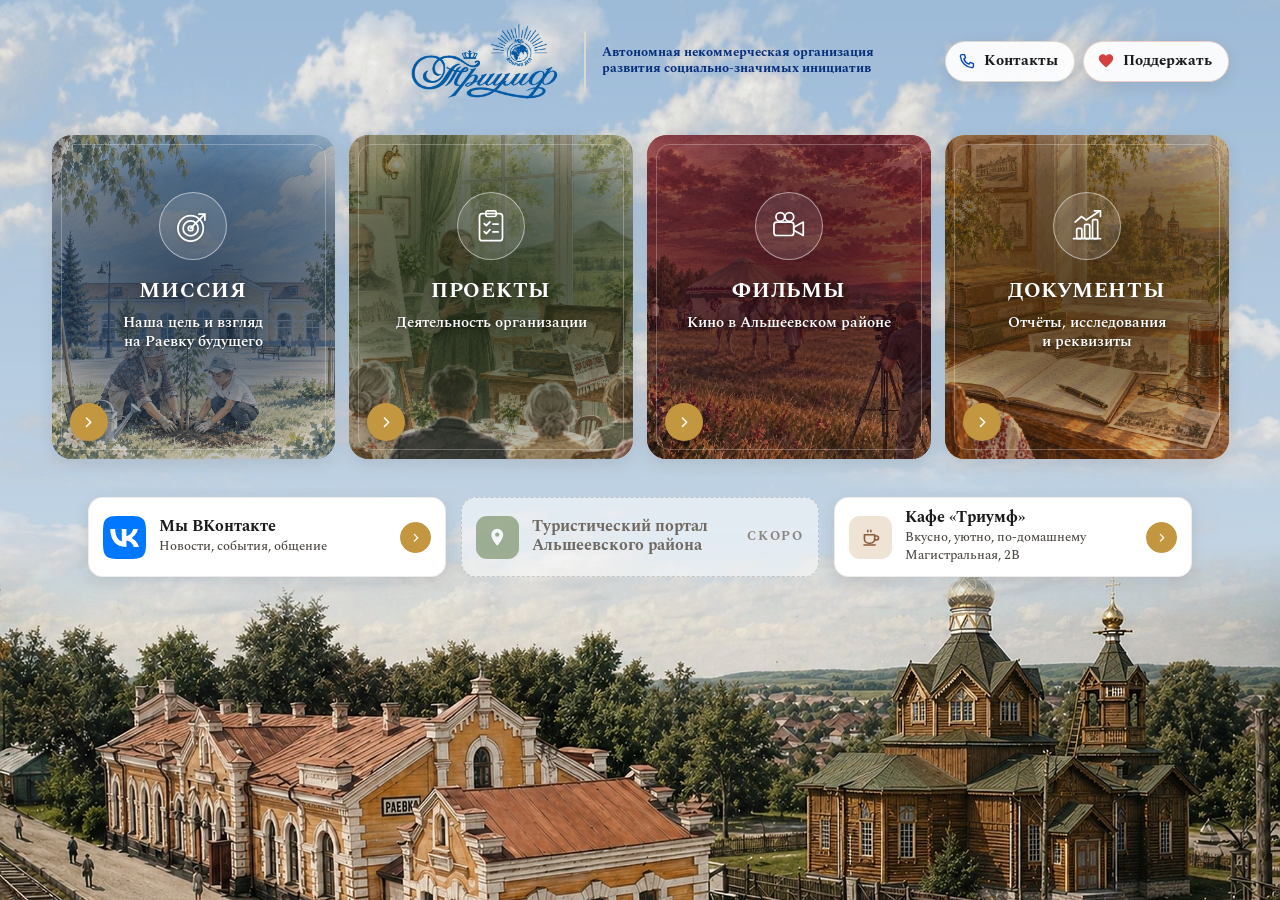
<file: index.html>
<!DOCTYPE html>
<html lang="ru">
<head>
<meta charset="utf-8">
<meta name="viewport" content="width=device-width, initial-scale=1">
<title>АНО РСЗИ «Триумф» — Альшеевский район</title>
<meta name="description" content="Автономная некоммерческая организация развития социально-значимых инициатив «Триумф». Село Раевский, Альшеевский район, Республика Башкортостан.">
<meta property="og:title" content="АНО РСЗИ «Триумф»">
<meta property="og:description" content="Развитие социально-значимых инициатив в Альшеевском районе">
<meta property="og:image" content="assets/logo-solnce.png">
<meta property="og:type" content="website">
<link rel="icon" type="image/png" sizes="32x32" href="assets/favicon-32.png">
<link rel="icon" type="image/png" sizes="192x192" href="assets/favicon-192.png">
<link rel="apple-touch-icon" href="assets/apple-touch-icon.png">
<link rel="preconnect" href="https://fonts.googleapis.com">
<link rel="preconnect" href="https://fonts.gstatic.com" crossorigin>
<link rel="stylesheet" href="https://fonts.googleapis.com/css2?family=Spectral:wght@400;500;600;700&amp;display=swap">
<link rel="stylesheet" href="assets/style.css?v=20261004-1656">
</head>
<body data-page="home">

<header class="header">
  <div class="wrap header__in">
    <a class="brand" href="index.html">
      <img class="brand__logo" src="assets/logo-solnce.png" alt="Триумф добрых дел">
      <span class="brand__rule"></span>
      <span class="brand__name" id="brandName"></span>
    </a>
    <div class="support" id="support"></div>
  </div>
</header>

<main>
  <h1 class="sr-only">АНО РСЗИ «Триумф» — Раевский, Альшеевский район</h1>
  <section class="wrap">
    <div class="tiles" id="tiles"></div>
    <div class="quick" id="quick"></div>
  </section>
</main>

<div class="panorama" id="panorama" role="img" aria-label="Станция Раевка и деревянная церковь"></div>

<script src="data.js?v=20261004-1656"></script>
<script src="assets/app.js?v=20261004-1656"></script>
</body>
</html>
</file>
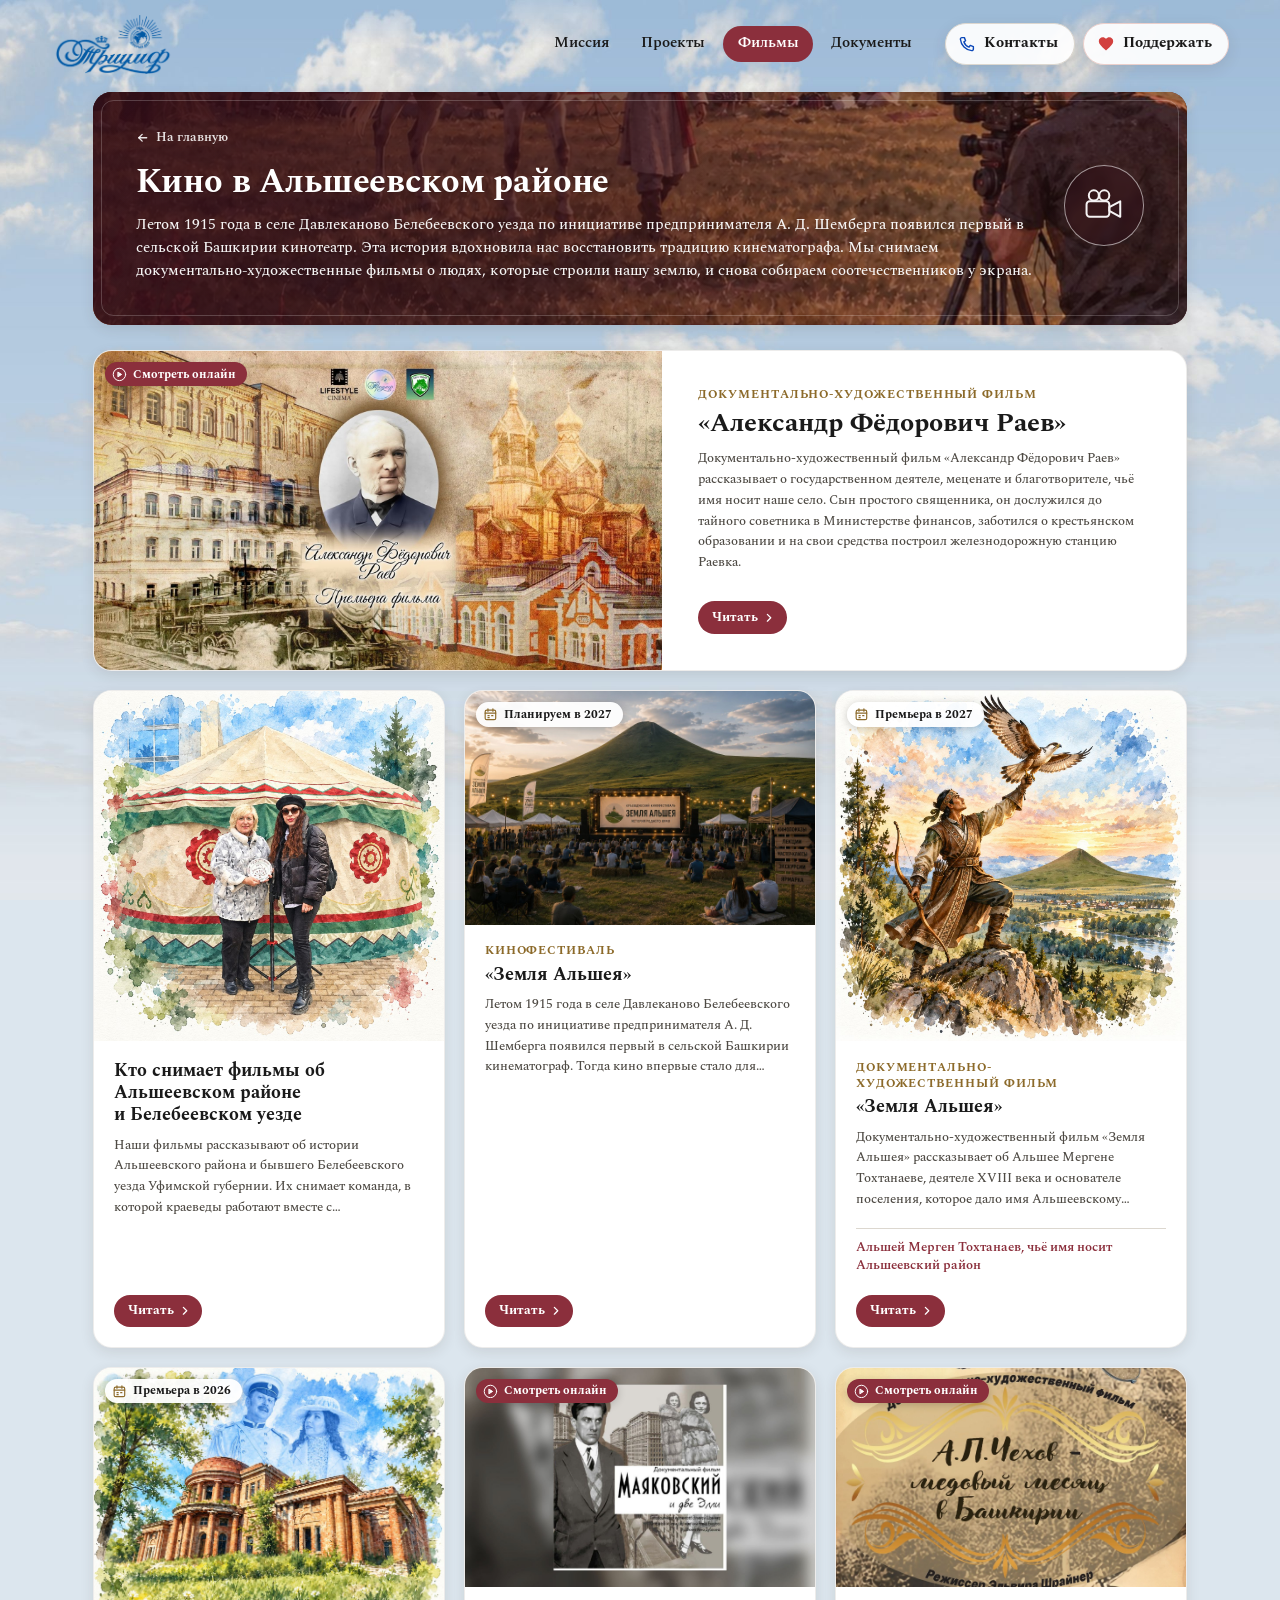
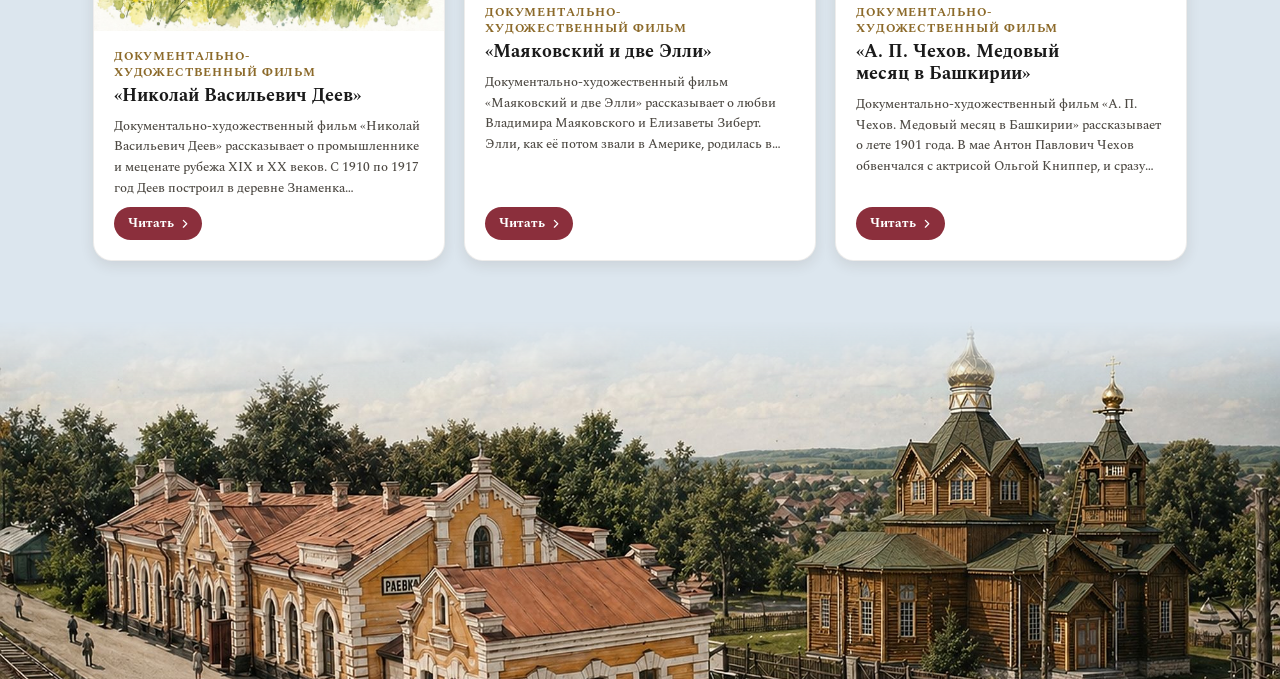
<file: cinema.html>
<!DOCTYPE html>
<html lang="ru">
<head>
<meta charset="utf-8">
<meta name="viewport" content="width=device-width, initial-scale=1">
<title>Фильмы — АНО РСЗИ «Триумф»</title>
<meta name="description" content="Документально-художественные фильмы об истории Альшеевского района и кинофестиваль «Земля Альшея».">
<meta property="og:title" content="Фильмы — АНО РСЗИ «Триумф»">
<meta property="og:description" content="Документально-художественные фильмы об истории Альшеевского района и кинофестиваль «Земля Альшея».">
<meta property="og:image" content="assets/logo-solnce.png">
<meta property="og:type" content="website">
<link rel="icon" type="image/png" sizes="32x32" href="assets/favicon-32.png">
<link rel="icon" type="image/png" sizes="192x192" href="assets/favicon-192.png">
<link rel="apple-touch-icon" href="assets/apple-touch-icon.png">
<link rel="preconnect" href="https://fonts.googleapis.com">
<link rel="preconnect" href="https://fonts.gstatic.com" crossorigin>
<link rel="stylesheet" href="https://fonts.googleapis.com/css2?family=Spectral:wght@400;500;600;700&amp;display=swap">
<link rel="stylesheet" href="assets/style.css?v=20261004-1656">
</head>
<body data-page="films">

<header class="topbar">
  <div class="wrap topbar__in">
    <a class="topbar__brand" href="index.html" aria-label="На главную">
      <img src="assets/logo-solnce.png" alt="Триумф добрых дел">
    </a>
    <nav class="nav" id="nav" aria-label="Разделы сайта"></nav>
    <div class="support" id="support"></div>
  </div>
</header>

<main id="page"></main>

<div class="panorama" id="panorama" role="img" aria-label="Станция Раевка и деревянная церковь"></div>

<script src="data.js?v=20261004-1656"></script>
<script src="assets/app.js?v=20261004-1656"></script>
</body>
</html>
</file>
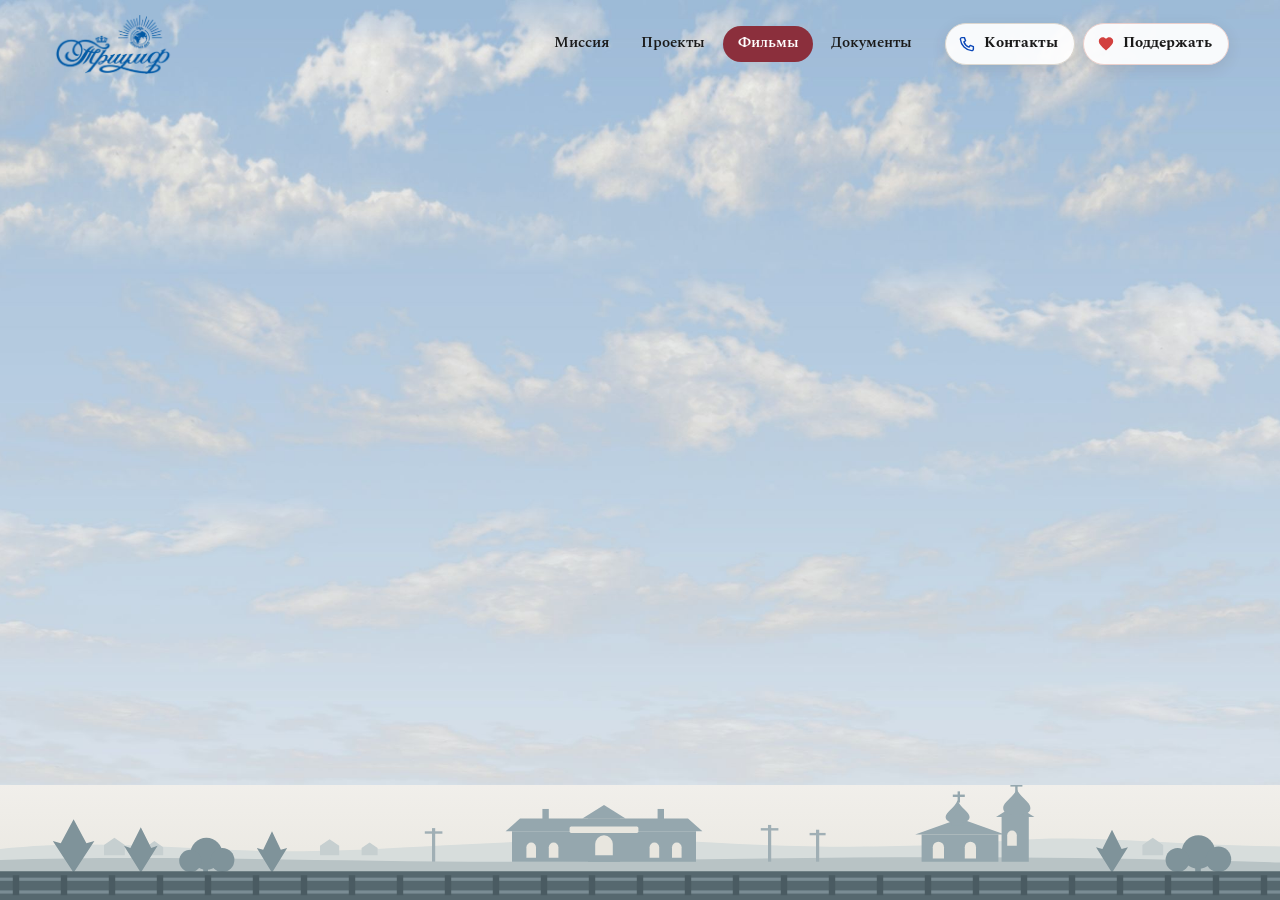
<file: film.html>
<!DOCTYPE html>
<html lang="ru">
<head>
<meta charset="utf-8">
<meta name="viewport" content="width=device-width, initial-scale=1">
<title>Фильм — АНО РСЗИ «Триумф»</title>
<meta name="description" content="Фильм АНО РСЗИ «Триумф».">
<meta property="og:title" content="Фильм — АНО РСЗИ «Триумф»">
<meta property="og:description" content="Фильм АНО РСЗИ «Триумф».">
<meta property="og:image" content="assets/logo-solnce.png">
<meta property="og:type" content="website">
<link rel="icon" type="image/png" sizes="32x32" href="assets/favicon-32.png">
<link rel="icon" type="image/png" sizes="192x192" href="assets/favicon-192.png">
<link rel="apple-touch-icon" href="assets/apple-touch-icon.png">
<link rel="preconnect" href="https://fonts.googleapis.com">
<link rel="preconnect" href="https://fonts.gstatic.com" crossorigin>
<link rel="stylesheet" href="https://fonts.googleapis.com/css2?family=Spectral:wght@400;500;600;700&amp;display=swap">
<link rel="stylesheet" href="assets/style.css?v=20261004-1656">
</head>
<body data-page="film">

<header class="topbar">
  <div class="wrap topbar__in">
    <a class="topbar__brand" href="index.html" aria-label="На главную">
      <img src="assets/logo-solnce.png" alt="Триумф добрых дел">
    </a>
    <nav class="nav" id="nav" aria-label="Разделы сайта"></nav>
    <div class="support" id="support"></div>
  </div>
</header>

<main id="page"></main>

<div class="panorama" id="panorama" role="img" aria-label="Станция Раевка и деревянная церковь"></div>

<script src="data.js?v=20261004-1656"></script>
<script src="assets/app.js?v=20261004-1656"></script>
</body>
</html>
</file>
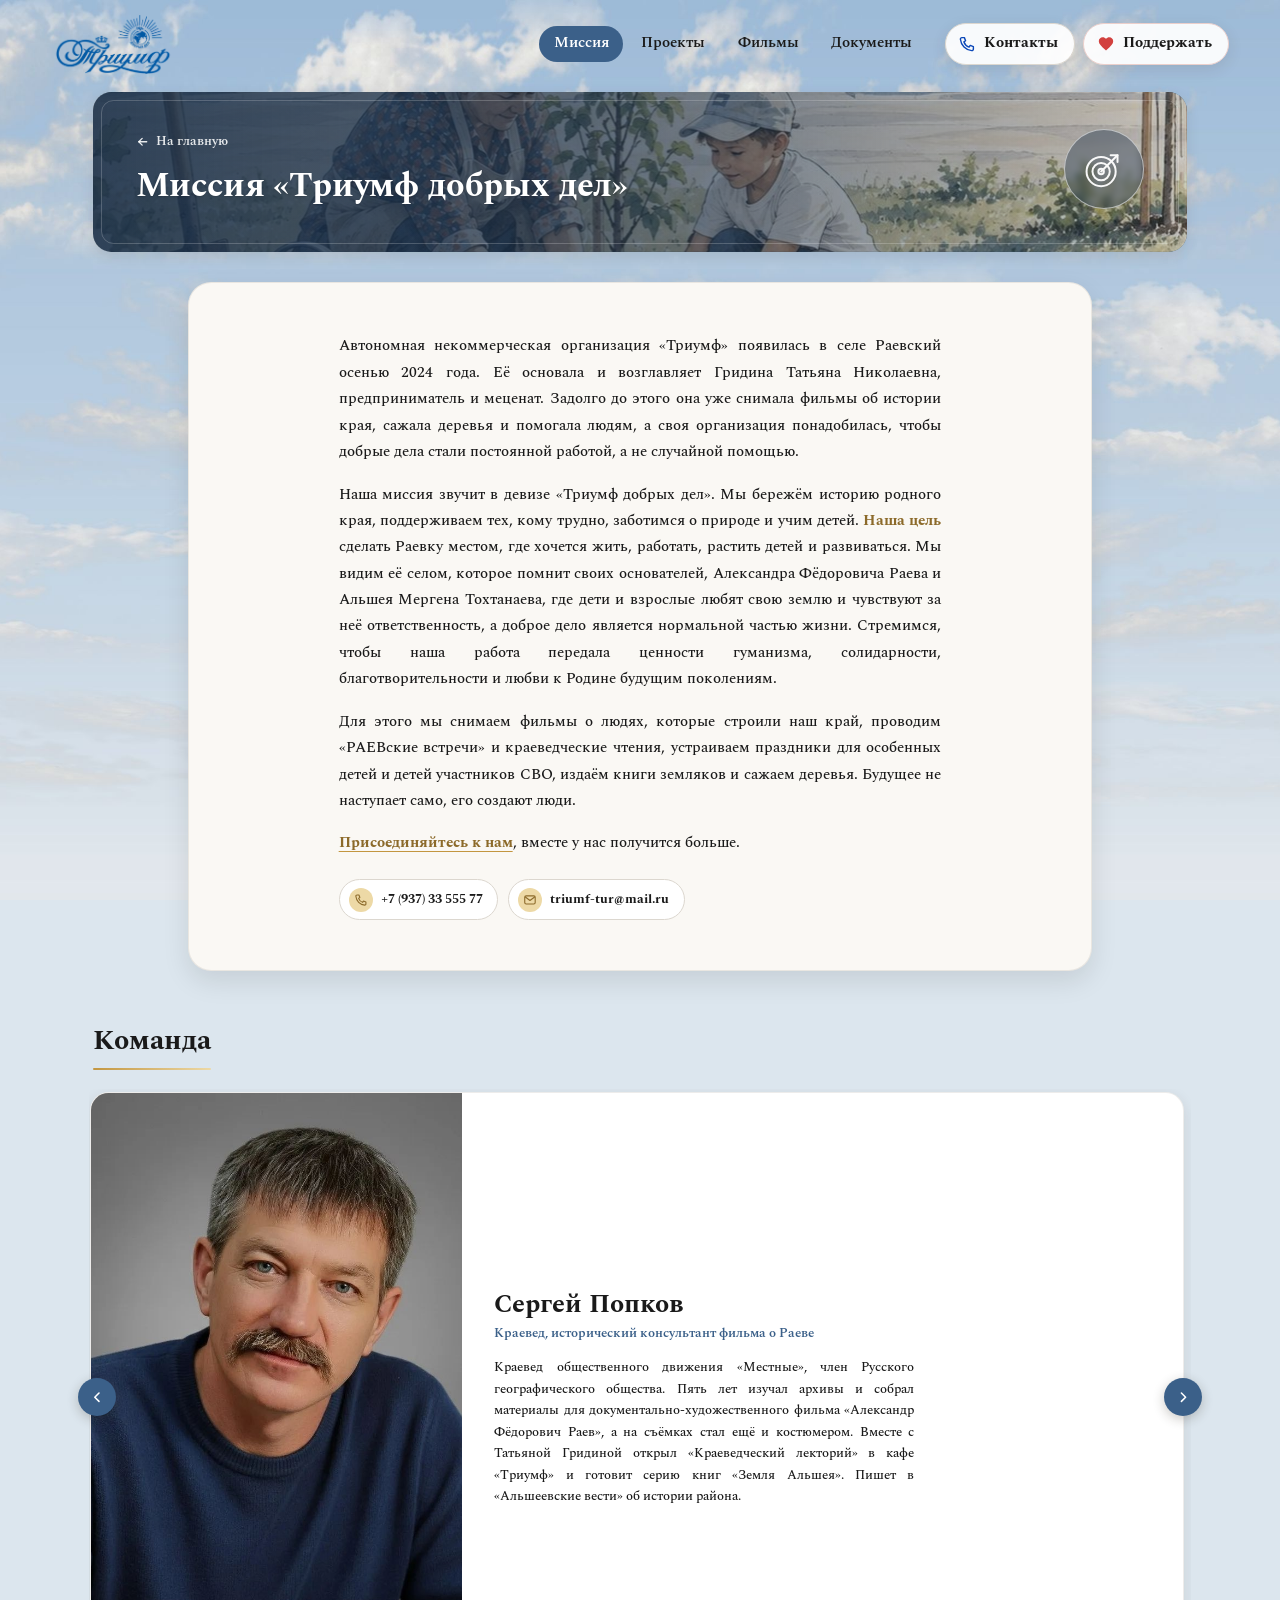
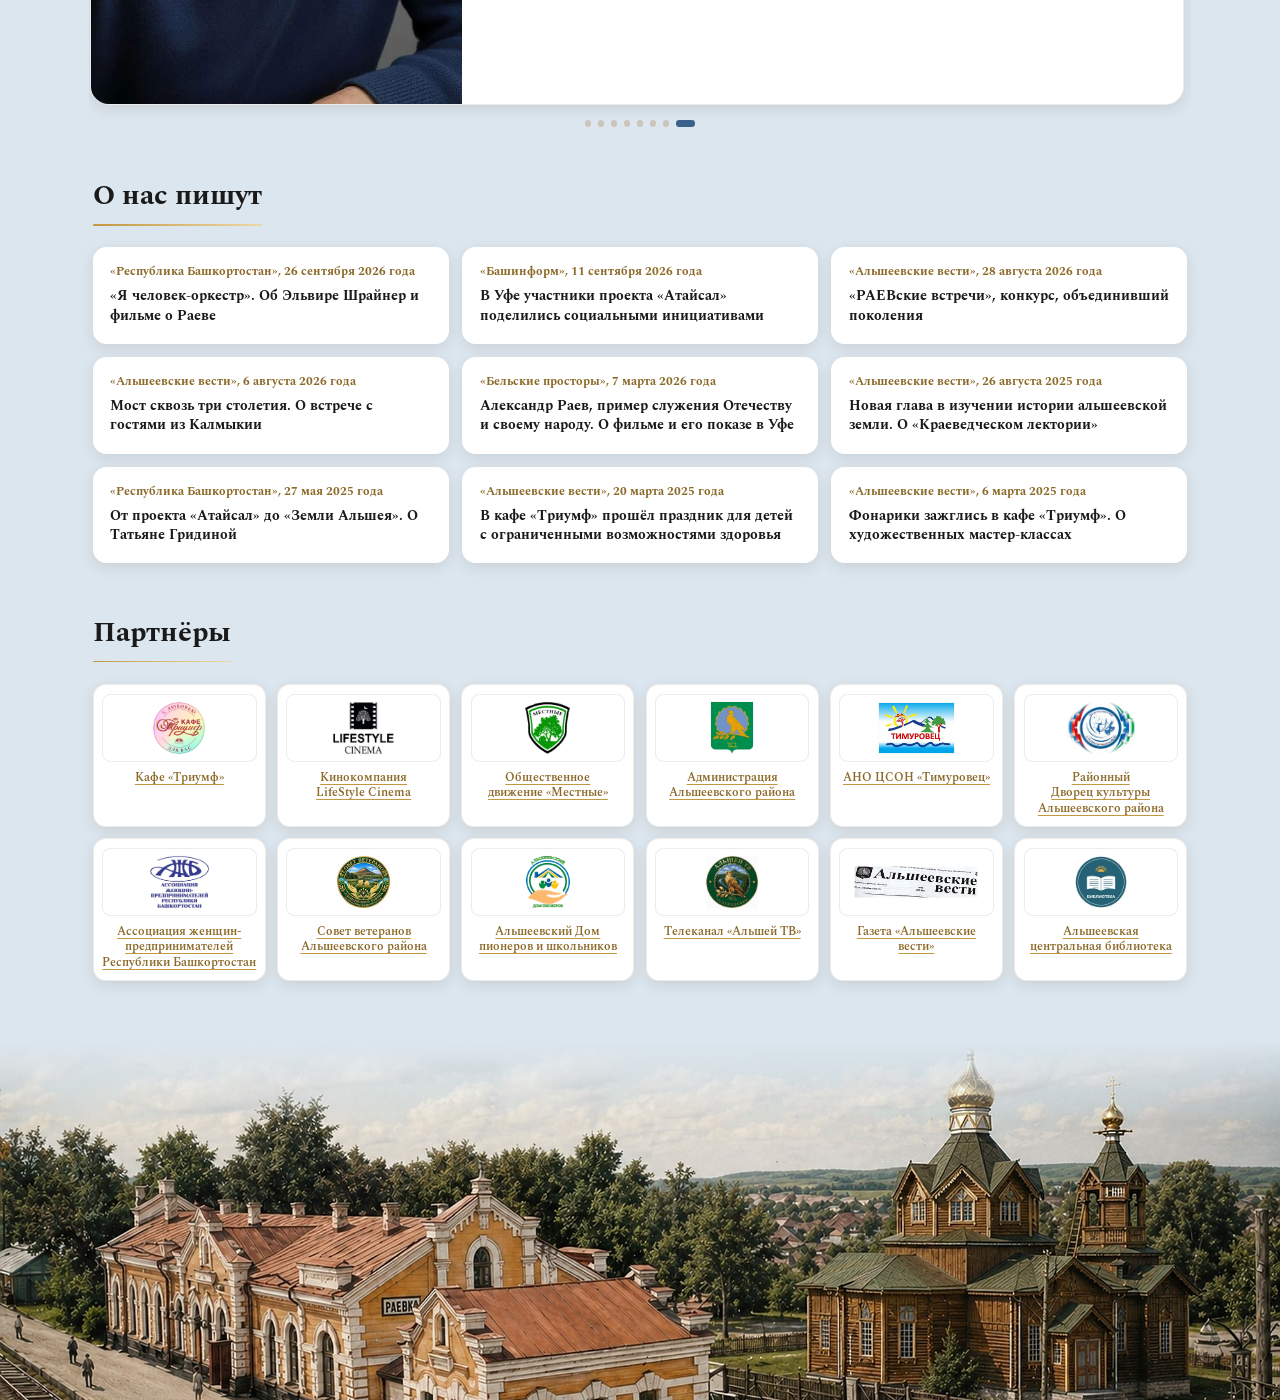
<file: mission.html>
<!DOCTYPE html>
<html lang="ru">
<head>
<meta charset="utf-8">
<meta name="viewport" content="width=device-width, initial-scale=1">
<title>Миссия — АНО РСЗИ «Триумф»</title>
<meta name="description" content="Миссия, команда и партнёры АНО РСЗИ «Триумф» из села Раевский Альшеевского района.">
<meta property="og:title" content="Миссия — АНО РСЗИ «Триумф»">
<meta property="og:description" content="Миссия, команда и партнёры АНО РСЗИ «Триумф» из села Раевский Альшеевского района.">
<meta property="og:image" content="assets/logo-solnce.png">
<meta property="og:type" content="website">
<link rel="icon" type="image/png" sizes="32x32" href="assets/favicon-32.png">
<link rel="icon" type="image/png" sizes="192x192" href="assets/favicon-192.png">
<link rel="apple-touch-icon" href="assets/apple-touch-icon.png">
<link rel="preconnect" href="https://fonts.googleapis.com">
<link rel="preconnect" href="https://fonts.gstatic.com" crossorigin>
<link rel="stylesheet" href="https://fonts.googleapis.com/css2?family=Spectral:wght@400;500;600;700&amp;display=swap">
<link rel="stylesheet" href="assets/style.css?v=20261004-1656">
</head>
<body data-page="mission">

<header class="topbar">
  <div class="wrap topbar__in">
    <a class="topbar__brand" href="index.html" aria-label="На главную">
      <img src="assets/logo-solnce.png" alt="Триумф добрых дел">
    </a>
    <nav class="nav" id="nav" aria-label="Разделы сайта"></nav>
    <div class="support" id="support"></div>
  </div>
</header>

<main id="page"></main>

<div class="panorama" id="panorama" role="img" aria-label="Станция Раевка и деревянная церковь"></div>

<script src="data.js?v=20261004-1656"></script>
<script src="assets/app.js?v=20261004-1656"></script>
</body>
</html>
</file>
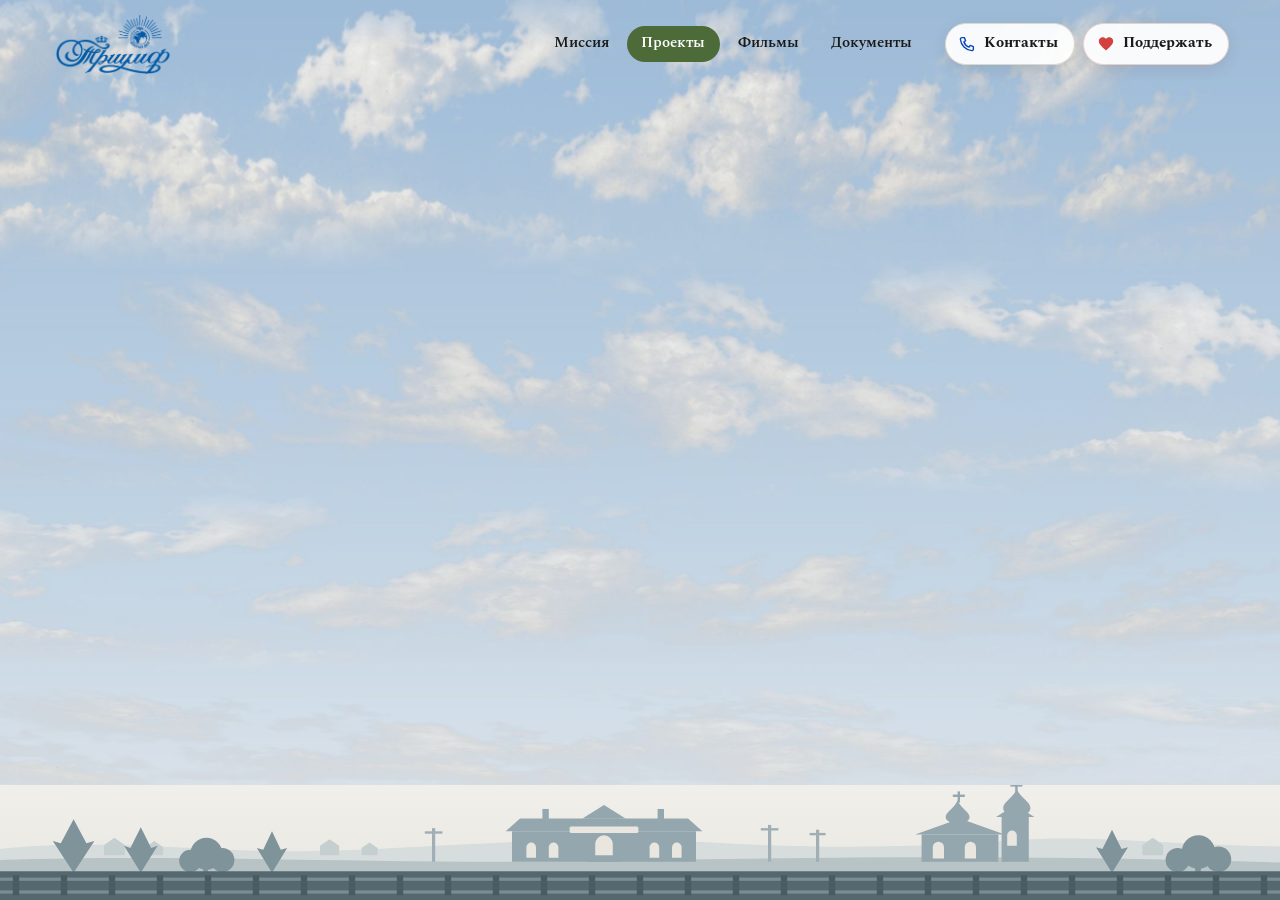
<file: project.html>
<!DOCTYPE html>
<html lang="ru">
<head>
<meta charset="utf-8">
<meta name="viewport" content="width=device-width, initial-scale=1">
<title>Проект — АНО РСЗИ «Триумф»</title>
<meta name="description" content="Проект АНО РСЗИ «Триумф».">
<meta property="og:title" content="Проект — АНО РСЗИ «Триумф»">
<meta property="og:description" content="Проект АНО РСЗИ «Триумф».">
<meta property="og:image" content="assets/logo-solnce.png">
<meta property="og:type" content="website">
<link rel="icon" type="image/png" sizes="32x32" href="assets/favicon-32.png">
<link rel="icon" type="image/png" sizes="192x192" href="assets/favicon-192.png">
<link rel="apple-touch-icon" href="assets/apple-touch-icon.png">
<link rel="preconnect" href="https://fonts.googleapis.com">
<link rel="preconnect" href="https://fonts.gstatic.com" crossorigin>
<link rel="stylesheet" href="https://fonts.googleapis.com/css2?family=Spectral:wght@400;500;600;700&amp;display=swap">
<link rel="stylesheet" href="assets/style.css?v=20261004-1656">
</head>
<body data-page="project">

<header class="topbar">
  <div class="wrap topbar__in">
    <a class="topbar__brand" href="index.html" aria-label="На главную">
      <img src="assets/logo-solnce.png" alt="Триумф добрых дел">
    </a>
    <nav class="nav" id="nav" aria-label="Разделы сайта"></nav>
    <div class="support" id="support"></div>
  </div>
</header>

<main id="page"></main>

<div class="panorama" id="panorama" role="img" aria-label="Станция Раевка и деревянная церковь"></div>

<script src="data.js?v=20261004-1656"></script>
<script src="assets/app.js?v=20261004-1656"></script>
</body>
</html>
</file>
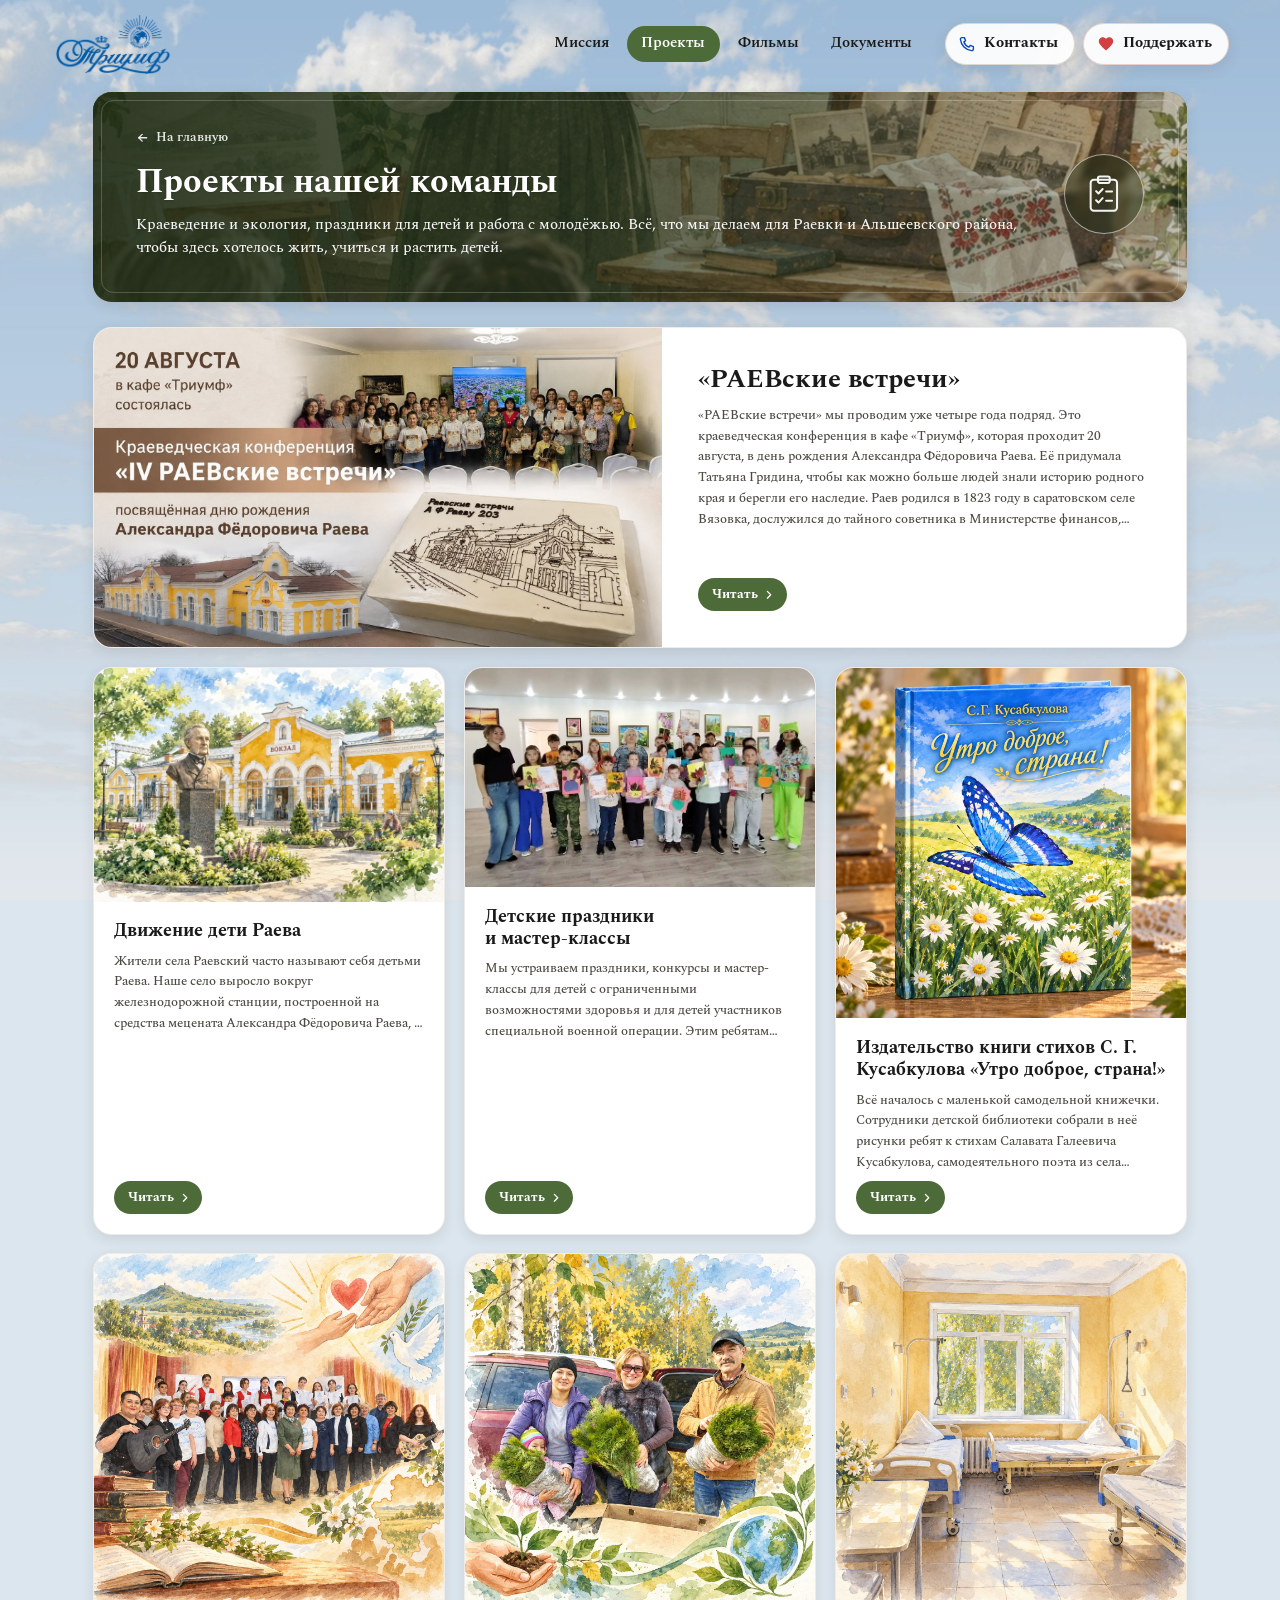
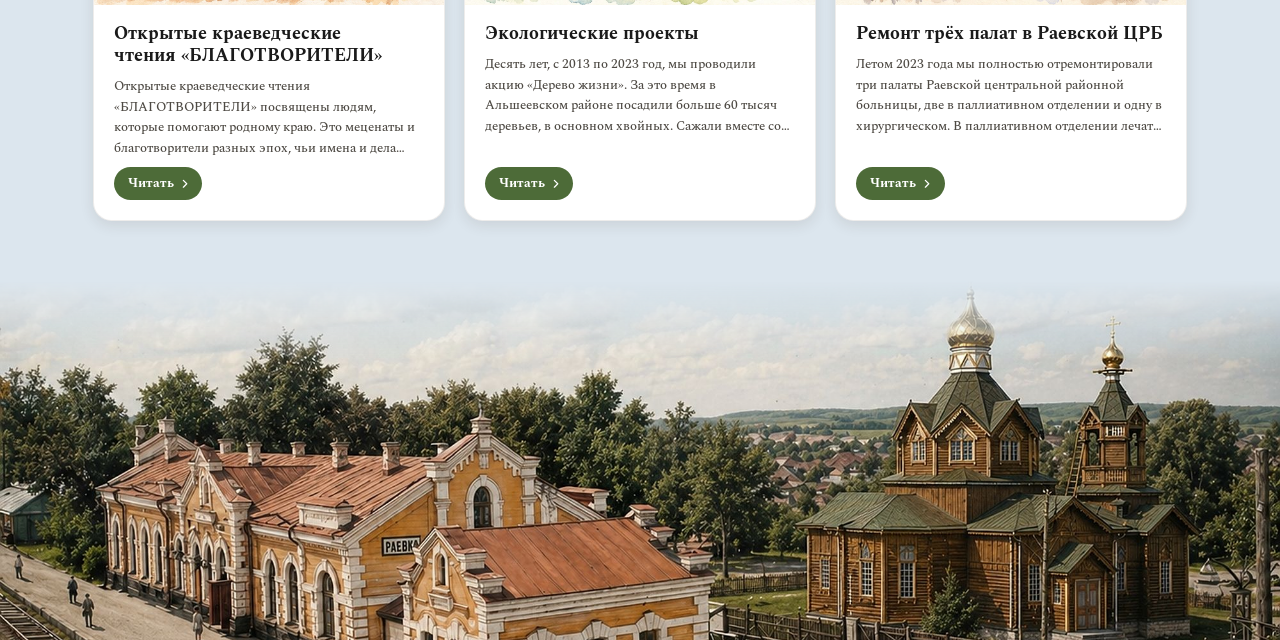
<file: projects.html>
<!DOCTYPE html>
<html lang="ru">
<head>
<meta charset="utf-8">
<meta name="viewport" content="width=device-width, initial-scale=1">
<title>Проекты — АНО РСЗИ «Триумф»</title>
<meta name="description" content="Проекты команды «Триумф»: «Раевские встречи», праздники для детей, краеведение, экология.">
<meta property="og:title" content="Проекты — АНО РСЗИ «Триумф»">
<meta property="og:description" content="Проекты команды «Триумф»: «Раевские встречи», праздники для детей, краеведение, экология.">
<meta property="og:image" content="assets/logo-solnce.png">
<meta property="og:type" content="website">
<link rel="icon" type="image/png" sizes="32x32" href="assets/favicon-32.png">
<link rel="icon" type="image/png" sizes="192x192" href="assets/favicon-192.png">
<link rel="apple-touch-icon" href="assets/apple-touch-icon.png">
<link rel="preconnect" href="https://fonts.googleapis.com">
<link rel="preconnect" href="https://fonts.gstatic.com" crossorigin>
<link rel="stylesheet" href="https://fonts.googleapis.com/css2?family=Spectral:wght@400;500;600;700&amp;display=swap">
<link rel="stylesheet" href="assets/style.css?v=20261004-1656">
</head>
<body data-page="projects">

<header class="topbar">
  <div class="wrap topbar__in">
    <a class="topbar__brand" href="index.html" aria-label="На главную">
      <img src="assets/logo-solnce.png" alt="Триумф добрых дел">
    </a>
    <nav class="nav" id="nav" aria-label="Разделы сайта"></nav>
    <div class="support" id="support"></div>
  </div>
</header>

<main id="page"></main>

<div class="panorama" id="panorama" role="img" aria-label="Станция Раевка и деревянная церковь"></div>

<script src="data.js?v=20261004-1656"></script>
<script src="assets/app.js?v=20261004-1656"></script>
</body>
</html>
</file>
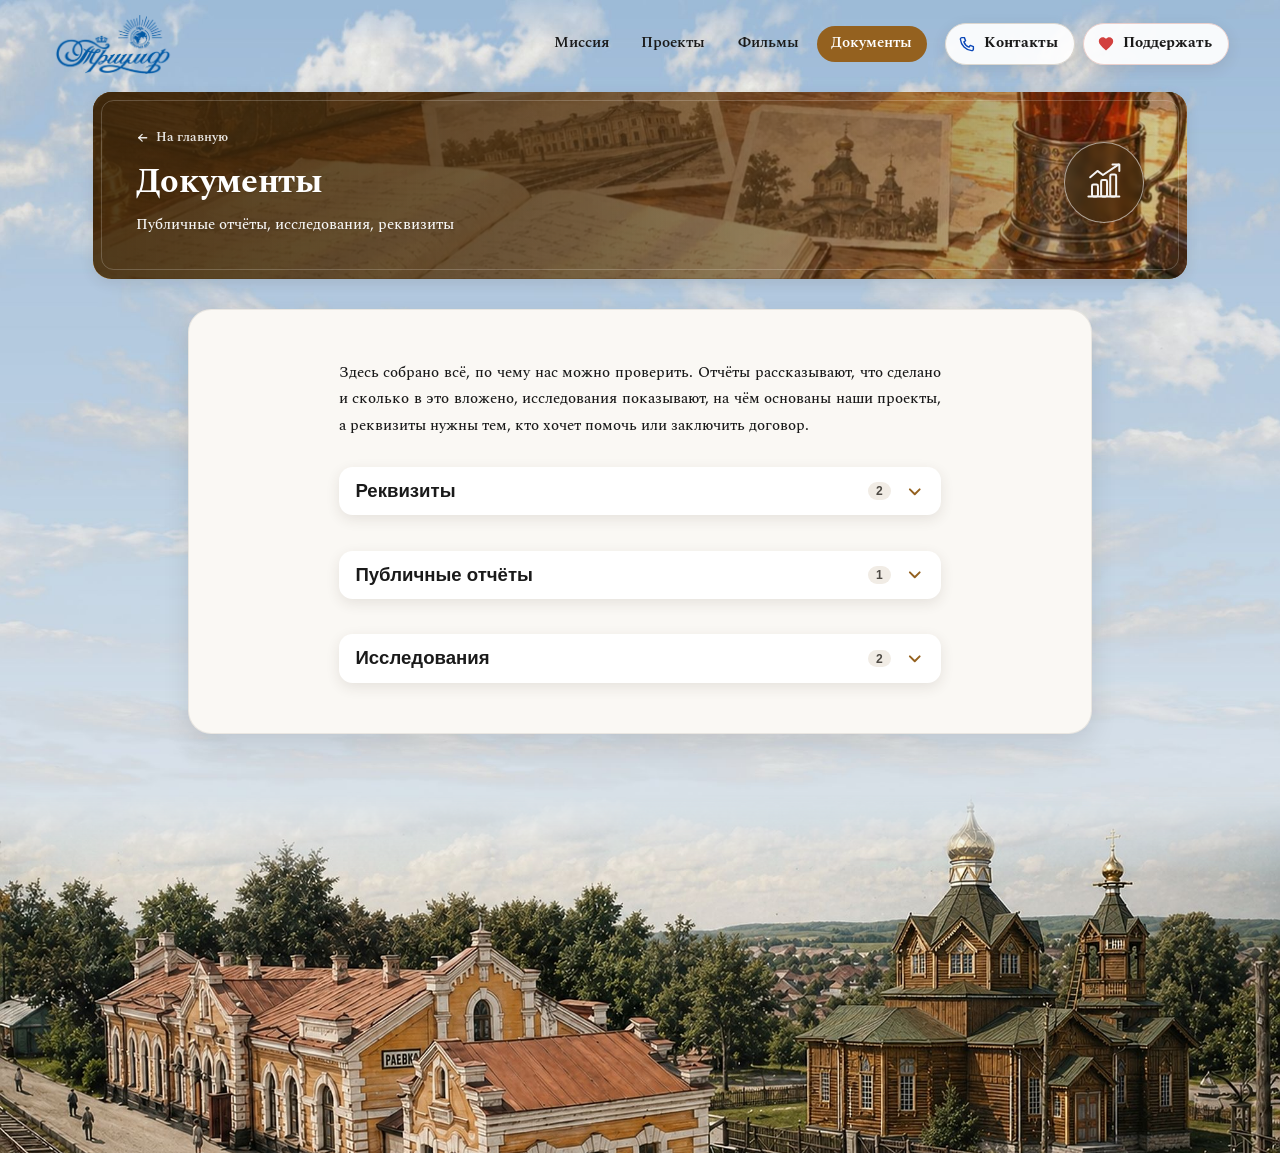
<file: reports.html>
<!DOCTYPE html>
<html lang="ru">
<head>
<meta charset="utf-8">
<meta name="viewport" content="width=device-width, initial-scale=1">
<title>Документы — АНО РСЗИ «Триумф»</title>
<meta name="description" content="Публичные отчёты, исследования и реквизиты АНО РСЗИ «Триумф».">
<meta property="og:title" content="Документы — АНО РСЗИ «Триумф»">
<meta property="og:description" content="Публичные отчёты, исследования и реквизиты АНО РСЗИ «Триумф».">
<meta property="og:image" content="assets/logo-solnce.png">
<meta property="og:type" content="website">
<link rel="icon" type="image/png" sizes="32x32" href="assets/favicon-32.png">
<link rel="icon" type="image/png" sizes="192x192" href="assets/favicon-192.png">
<link rel="apple-touch-icon" href="assets/apple-touch-icon.png">
<link rel="preconnect" href="https://fonts.googleapis.com">
<link rel="preconnect" href="https://fonts.gstatic.com" crossorigin>
<link rel="stylesheet" href="https://fonts.googleapis.com/css2?family=Spectral:wght@400;500;600;700&amp;display=swap">
<link rel="stylesheet" href="assets/style.css?v=20261004-1656">
</head>
<body data-page="reports">

<header class="topbar">
  <div class="wrap topbar__in">
    <a class="topbar__brand" href="index.html" aria-label="На главную">
      <img src="assets/logo-solnce.png" alt="Триумф добрых дел">
    </a>
    <nav class="nav" id="nav" aria-label="Разделы сайта"></nav>
    <div class="support" id="support"></div>
  </div>
</header>

<main id="page"></main>

<div class="panorama" id="panorama" role="img" aria-label="Станция Раевка и деревянная церковь"></div>

<script src="data.js?v=20261004-1656"></script>
<script src="assets/app.js?v=20261004-1656"></script>
</body>
</html>
</file>
<file: assets/style.css>
/* ============================================================
   АНО РСЗИ «Триумф» — стили сайта.
   Этот файл трогать не нужно: всё содержимое живёт в data.js
   ============================================================ */

:root{
  --bg:        #F2F0EC;
  --brand:     #0B47B8;
  --brand-dk:  #072E78;
  --ink:       #1A1A1A;
  --ink-soft:  #4E4A44;
  --card:      #FFFFFF;
  --line:      #DCD7CF;
  --ground:    #56686F;
  --paper:     #FAF8F4;
  --hairline:  rgba(60, 50, 35, .09);
  --gold:      #C39640;
  --gold-soft: #EDD9A6;
  --gold-ink:  #8C6A2A;
  --hero:      linear-gradient(125deg, #52799F 0%, #30557C 75%);
  --tint:      30 54 84;
  --radius:    20px;
  --shadow:    0 4.5px 14.5px rgba(62, 50, 34, .11);
  --shadow-hi: 0 11.5px 25px rgba(62, 50, 34, .19);

  --font: "Spectral", "Times New Roman", "Liberation Serif", Times, serif;
}

*{ box-sizing: border-box; }

.sr-only{
  position: absolute;
  width: 1px;
  height: 1px;
  overflow: hidden;
  clip: rect(0 0 0 0);
  white-space: nowrap;
}

html, body{ margin: 0; padding: 0; }

body{
  background: var(--bg);
  color: var(--ink);
  font-family: var(--font);
  font-size: 14.5px;
  font-weight: 500;
  line-height: 1.5;
  display: flex;
  flex-direction: column;
  min-height: 100vh;
}

a{ color: inherit; text-decoration: none; }

main{ flex: 1; display: flex; flex-direction: column; }

::selection{ background: rgba(11, 71, 184, .18); }

:focus-visible{
  outline: 2.5px solid var(--brand);
  outline-offset: 2.5px;
  border-radius: 5.5px;
}

.wrap{
  width: 100%;
  max-width: 1224px;
  margin: 0 auto;
  padding: 0 23.5px;
}

/* ---------------- Шапка ---------------- */

.header{ padding: 23.5px 0 36px; }

.header__in{
  display: flex;
  align-items: center;
  justify-content: center;
  gap: 20px;
  flex-wrap: wrap;
}

.brand{
  display: flex;
  align-items: center;
  gap: 16px;
  min-width: 0;
}

.brand__logo{
  width: clamp(124px, 12.6vw, 172px);
  height: auto;
  display: block;
}

.brand__rule{
  width: 2px;
  align-self: stretch;
  margin: 7px 0;
  background: var(--line);
  border-radius: 2px;
}

.brand__name{
  color: var(--brand-dk);
  font-size: clamp(12.5px, 0.95vw, 13.5px);
  font-weight: 700;
  line-height: 1.32;
  white-space: pre-line;
}

/* ---------------- Четыре плашки ---------------- */

.tiles{
  display: grid;
  grid-template-columns: repeat(4, 1fr);
  gap: 14.5px;
}

.tile{
  position: relative;
  display: flex;
  flex-direction: column;
  height: clamp(297px, 36vh, 387px);
  padding: 20px 18px 70px;
  justify-content: center;
  border-radius: var(--radius);
  overflow: hidden;
  color: #fff;
  background-color: #6C7A85;
  background-position: center;
  background-size: cover;
  background-image: var(--grad);
  box-shadow: var(--shadow);
  transition: transform .24s cubic-bezier(.22,.8,.3,1), box-shadow .24s ease;
}

/* цвета разделов взяты с картины станции: небо, листва,
   бархатный занавес кинотеатра и охра стен вокзала.
   --tint — тот же цвет в тёмном варианте, для вуали поверх картинки */
.tile--mission{
  --grad: linear-gradient(168deg, #9CBCDB 0%, #52799F 52%, #30557C 100%);
  --tint: 24 46 72;
}
.tile--projects{
  --grad: linear-gradient(168deg, #A4B785 0%, #5F7B46 52%, #3C552D 100%);
  --tint: 26 40 18;
}
.tile--films{
  --grad: linear-gradient(168deg, #BC6B70 0%, #87303F 52%, #561B29 100%);
  --tint: 50 14 24;
}
.tile--reports{
  --grad: linear-gradient(168deg, #DDB064 0%, #A87428 52%, #7C5219 100%);
  --tint: 60 38 10;
}

/* картинка лежит отдельным слоем и медленно плывёт в темпе облаков на фоне */
.tile--photo{ isolation: isolate; }

.tile > .tile__bg{
  position: absolute;
  top: 0;
  bottom: 0;
  left: -5%;
  right: -5%;
  z-index: -1;
  background: var(--photo) center / cover no-repeat;
  animation: tile-drift 50s ease-in-out infinite alternate;
  will-change: transform;
}

/* сдвиг в процентах самой картинки: она шире плашки на 10%, края не открываются */
@keyframes tile-drift{
  from{ transform: translate3d(-4%, 0, 0); }
  to  { transform: translate3d(4%, 0, 0); }
}

/* у каждой плашки своя фаза, чтобы картинки не плыли строем */
.tile:nth-child(2) > .tile__bg{ animation-delay: -12s; }
.tile:nth-child(3) > .tile__bg{ animation-delay: -25s; }
.tile:nth-child(4) > .tile__bg{ animation-delay: -37s; }

/* поверх картинки вуаль: темнее только середина под текстом */
.tile--photo::before{
  content: "";
  position: absolute;
  inset: 0;
  background:
    radial-gradient(ellipse 100% 54% at 50% 44%,
                    rgb(var(--tint) / .84) 0%, rgb(var(--tint) / .58) 58%, rgb(var(--tint) / 0) 100%),
    linear-gradient(180deg,
                    rgb(var(--tint) / .22) 0%, rgb(var(--tint) / .06) 34%,
                    rgb(var(--tint) / .06) 74%, rgb(var(--tint) / .26) 100%);
}

.tile:hover{
  transform: translateY(-4.5px);
  box-shadow: var(--shadow-hi);
}

.tile > *{ position: relative; z-index: 1; }

.tile__ic{
  width: 68.5px;
  height: 68.5px;
  margin: 0 auto 14.5px;
  display: grid;
  place-items: center;
  border-radius: 50%;
  border: 1.5px solid rgba(255,255,255,.5);
  background: rgba(255,255,255,.12);
  transition: border-color .3s ease, background-color .3s ease, transform .3s cubic-bezier(.22,.8,.3,1);
}

.tile__ic svg{ width: 38px; height: 38px; filter: drop-shadow(0 1px 2.5px rgba(0,0,0,.2)); }

.tile__title{
  margin: 0 0 7px;
  text-align: center;
  font-size: clamp(18px, 1.67vw, 26px);
  font-weight: 700;
  letter-spacing: .035em;
  text-shadow: 0 2px 7px rgba(0,0,0,.30);
}

.tile__text{
  margin: 0;
  text-align: center;
  min-height: 2.7em;
  font-size: clamp(14.5px, 1.12vw, 17px);
  font-weight: 600;
  line-height: 1.35;
  color: #fff;
  white-space: pre-line;
  text-wrap: balance;
  text-shadow: 0 1px 2px rgba(0,0,0,.35), 0 1px 8px rgba(0,0,0,.4);
}

/* внутренняя рамка — как паспарту у картины; при наведении загорается */
.tile::after{
  content: "";
  position: absolute;
  inset: 9px;
  z-index: 1;
  border-radius: 13.5px;
  border: 1px solid rgba(255,255,255,.26);
  pointer-events: none;
  transition: border-color .35s ease, inset .35s cubic-bezier(.22,.8,.3,1);
}

.tile:hover::after,
.tile:focus-visible::after{
  inset: 7px;
  border-color: var(--gold-soft);
}

.tile:hover .tile__ic{
  border-color: var(--gold-soft);
  background: rgba(255,255,255,.18);
  transform: translateY(-2px);
}

.tile__go{
  position: absolute;
  left: 18px;
  bottom: 18px;
  width: 38px;
  height: 38px;
  border-radius: 50%;
  background: var(--gold);
  color: #fff;
  display: grid;
  place-items: center;
  box-shadow: 0 2.5px 9px rgba(0,0,0,.28);
  transition: transform .24s cubic-bezier(.22,.8,.3,1);
}

.tile__go svg{ width: 14.5px; height: 14.5px; }

.tile:hover .tile__go{ transform: translateX(3.5px); }

/* ---------------- Три кнопки ---------------- */

.quick{
  position: relative;
  z-index: 2;
  display: grid;
  grid-template-columns: repeat(3, 1fr);
  gap: 14.5px;
  /* отрицательный отступ снизу: фото станции подъезжает под кнопки
     и начинается уже на первом экране */
  margin: 38px 0 clamp(-150px, -9.5vw, -76px);
  padding: 0 36px;
}

.qbtn{
  position: relative;
  border: 1px solid var(--hairline);
  display: flex;
  align-items: center;
  gap: 12.5px;
  padding: 11px 14.5px;
  background: var(--card);
  border-radius: 14.5px;
  box-shadow: var(--shadow);
  transition: transform .24s cubic-bezier(.22,.8,.3,1), box-shadow .24s ease;
}

.qbtn:hover{
  transform: translateY(-2.5px);
  box-shadow: var(--shadow-hi);
}

.qbtn__ic{
  width: 43px;
  height: 43px;
  flex: 0 0 43px;
  border-radius: 11px;
  display: grid;
  place-items: center;
  color: #fff;
  font-weight: 700;
  font-size: 17px;
  letter-spacing: .02em;
}

.qbtn__ic svg{ width: 20.5px; height: 20.5px; }
.qbtn__ic--vk     { background: none; color: #0077FF; }
.qbtn__ic--vk svg { width: 100%; height: 100%; }
.qbtn__ic--tourism{ background: #5F7B46; }
.qbtn__ic--cafe   { background: #EFE3D5; color: #8A5A3B; }

.qbtn__body{ min-width: 0; flex: 1; }

.qbtn__title{
  display: block;
  font-size: 15.5px;
  font-weight: 700;
  line-height: 1.22;
}

.qbtn__sub{
  display: block;
  margin-top: 1px;
  font-size: 13px;
  font-weight: 500;
  line-height: 1.38;
  color: var(--ink-soft);
  white-space: pre-line;
}

.qbtn__go{
  width: 30.5px;
  height: 30.5px;
  flex: 0 0 30.5px;
  border-radius: 50%;
  border: 1.5px solid var(--gold);
  background: var(--gold);
  display: grid;
  place-items: center;
  color: #fff;
  transition: border-color .2s ease, color .2s ease;
}

.qbtn__go svg{ width: 11.5px; height: 11.5px; }

.qbtn:hover .qbtn__go{ border-color: var(--brand); color: var(--brand); }

.qbtn--soon{
  cursor: default;
  background: rgba(255,255,255,.55);
  box-shadow: none;
  border: 1.5px dashed rgba(60, 50, 35, .22);
}

.qbtn--soon:hover{ transform: none; box-shadow: none; }
.qbtn--soon .qbtn__ic{ opacity: .55; }
.qbtn--soon .qbtn__title{ color: #6E6A63; }

.qbtn__soon{
  font-size: 12.5px;
  font-weight: 700;
  letter-spacing: .14em;
  text-transform: uppercase;
  color: #8B867E;
  white-space: nowrap;
}

/* ---------------- Панорама ---------------- */

.panorama{
  position: relative;
  margin-top: auto;
  height: clamp(101px, 9vw, 171px);
  background: url("panorama.svg") center bottom / cover no-repeat;
}

/* фотография: верх растворяется в небе, низ — чёткий край страницы, без дымки.
   Подписи поверх картины нет, поэтому видна нижняя часть вокзала с людьми на перроне */
.panorama--photo{
  height: clamp(215px, 28vw, 450px);
  background-position: center 30%;
  -webkit-mask-image: linear-gradient(180deg, transparent 0%, #000 22%);
          mask-image: linear-gradient(180deg, transparent 0%, #000 22%);
}

/* ============================================================
   ВНУТРЕННИЕ СТРАНИЦЫ
   ============================================================ */

.s-mission { --accent: #3B6089; --tint: 24 46 72; --hero: linear-gradient(125deg, #52799F 0%, #30557C 75%); }
.s-projects{ --accent: #4D6B38; --tint: 26 40 18; --hero: linear-gradient(125deg, #637F49 0%, #3C552D 75%); }
.s-films   { --accent: #8B2F3C; --tint: 50 14 24; --hero: linear-gradient(125deg, #93404C 0%, #5A1D2B 75%); }
.s-reports { --accent: #94611F; --tint: 60 38 10; --hero: linear-gradient(125deg, #AD7A2E 0%, #7C5219 75%); }

/* ---------------- Шапка ---------------- */

.topbar{ padding: 14.5px 0; }

.topbar__in{
  display: flex;
  align-items: center;
  justify-content: space-between;
  gap: 18px;
}

.topbar__brand img{
  display: block;
  width: 126px;
  height: auto;
}

.nav{
  display: flex;
  gap: 3.5px;
}

.nav__link{
  padding: 7px 14.5px;
  border-radius: 899px;
  font-size: 14.5px;
  font-weight: 600;
  color: var(--ink);
  transition: background-color .2s ease, color .2s ease;
}

.nav__link:hover{ background: rgba(255,255,255,.6); }

.nav__link.is-active{
  color: #fff;
  background: var(--accent);
}

/* ---------------- Обложка раздела ---------------- */

.hero{
  position: relative;
  display: grid;
  grid-template-columns: 1fr auto;
  align-items: center;
  gap: 25px;
  margin-top: 3.5px;
  padding: 29px clamp(21.5px, 3.6vw, 47px) 34px;
  border-radius: var(--radius);
  color: #fff;
  background: var(--hero, var(--brand));
  box-shadow: var(--shadow);
}

.hero::after{
  content: "";
  position: absolute;
  inset: 9px;
  border-radius: 13.5px;
  border: 1px solid rgba(255,255,255,.2);
  pointer-events: none;
}

.hero > *{ position: relative; z-index: 1; }

/* шапка с картинкой раздела: слева под текстом цвет раздела, справа видна картинка.
   У картинки с плашки показываем нижнюю треть, где люди и действие,
   у обложки статьи середину */
.hero--photo{
  --photo-y: 72%;
  --hero-veil: linear-gradient(90deg, rgb(var(--tint) / .90) 0%, rgb(var(--tint) / .70) 45%, rgb(var(--tint) / .22) 100%);
  padding-top: 40px;
  padding-bottom: 46px;
  background: var(--hero);
  overflow: hidden;
  isolation: isolate;
}

/* картинка отдельным слоем плывёт в темпе облаков, поверх неё вуаль цвета раздела */
.hero > .hero__bg{
  position: absolute;
  top: 0;
  bottom: 0;
  left: -5%;
  right: -5%;
  z-index: -2;
  background: var(--photo) center var(--photo-y) / cover no-repeat;
  animation: tile-drift 50s ease-in-out infinite alternate;
  will-change: transform;
}

.hero--photo::before{
  content: "";
  position: absolute;
  inset: 0;
  z-index: -1;
  background: var(--hero-veil);
}

.hero--cover{ --photo-y: 45%; }
.s-mission .hero--photo:not(.hero--cover){ --photo-y: 80%; }

.hero__genre{
  margin: 14px 0 0;
  font-size: 12.5px;
  font-weight: 700;
  line-height: 1.4;
  letter-spacing: .16em;
  text-transform: uppercase;
  text-wrap: balance;
  color: var(--gold-soft);
}

.hero__genre + .hero__title{ margin-top: 6px; }

.hero__body{ min-width: 0; }

.hero__ic{
  width: 86.5px;
  height: 86.5px;
  display: grid;
  place-items: center;
  border-radius: 50%;
  border: 1.5px solid rgba(255,255,255,.4);
  background: rgba(255,255,255,.1);
  color: #fff;
}

.hero__ic svg{ width: 47px; height: 47px; opacity: .95; }

.hero__crumb{
  display: inline-flex;
  align-items: center;
  gap: 7px;
  font-size: 13.5px;
  font-weight: 600;
  color: rgba(255,255,255,.88);
  transition: color .2s ease;
}

.hero__crumb svg{ width: 14.5px; height: 14.5px; transition: transform .2s ease; }
.hero__crumb:hover{ color: #fff; }
.hero__crumb:hover svg{ transform: translateX(-2.5px); }

.hero__title{
  margin: 12.5px 0 0;
  font-size: clamp(25px, 2.88vw, 41.5px);
  font-weight: 700;
  line-height: 1.12;
  letter-spacing: -.005em;
  text-wrap: pretty;
  text-shadow: 0 1px 2px rgba(0,0,0,.14);
}

/* длинные названия — на ступень меньше, чтобы легли в одну-две строки на всю ширину */
.hero__title--long{ font-size: clamp(21.5px, 2.25vw, 32.5px); line-height: 1.18; }

.hero__lead{
  margin: 12.5px 0 0;
  max-width: 62ch;
  font-size: 16px;
  font-weight: 500;
  line-height: 1.55;
  color: rgba(255,255,255,.95);
  text-shadow: 0 1px 2px rgba(0,0,0,.14);
}

/* ---------------- Лист под текстом ---------------- */

.sheet{
  max-width: 972px;
  margin: 32.5px auto 0;
  padding: clamp(23.5px, 4.5vw, 54px) clamp(18px, 4.5vw, 57.5px);
  background: var(--paper);
  border: 1px solid var(--hairline);
  border-radius: 25px;
  box-shadow: 0 11px 29px rgba(0, 0, 0, .10);
}

/* ---------------- Текст статьи ---------------- */

.prose{
  max-width: 648px;
  margin: 0 auto;
  font-size: 16.5px;
  font-weight: 500;
  line-height: 1.72;
  color: var(--ink);
}

.prose p{ margin: 0 0 1.05em; }
.prose p:last-child{ margin-bottom: 0; }

/* первый абзац того же размера, что и остальные: в одном листе один шрифт */
.prose__lead{
  max-width: 648px;
  margin: 0 auto 1.05em;
  font-size: 16.5px;
  font-weight: 500;
  line-height: 1.72;
  color: var(--ink);
}

.article__media{
  max-width: 882px;
  margin: 30.5px auto 34px;
}

/* ---------------- Серая плашка вместо фото ---------------- */

.ph{
  width: 100%;
  height: 100%;
  display: flex;
  flex-direction: column;
  align-items: center;
  justify-content: center;
  gap: 7px;
  background: #DCD8D1;
  color: #8E877D;
}

.ph svg{ width: 27px; height: 27px; }

.ph span{
  font-size: 12.5px;
  font-weight: 600;
  letter-spacing: .16em;
  text-transform: uppercase;
}

/* ---------------- Карусель ---------------- */

.carousel{
  position: relative;
  --gap: 16px;
  --per: 100%;
}

.carousel__track{
  display: flex;
  gap: var(--gap);
  overflow-x: auto;
  overscroll-behavior-x: contain;
  scroll-snap-type: x mandatory;
  scroll-behavior: smooth;
  scrollbar-width: none;
  padding: 3.5px 3.5px 16px;
  margin: -3.5px -3.5px -16px;
}

.carousel__track::-webkit-scrollbar{ display: none; }
.carousel__track:focus-visible{ outline-offset: -2px; }

.carousel__slide{
  flex: 0 0 var(--per);
  min-width: 0;
  scroll-snap-align: start;
}

.carousel__btn{
  position: absolute;
  top: 50%;
  z-index: 2;
  width: 41.5px;
  height: 41.5px;
  margin-top: -20.5px;
  border: 0;
  border-radius: 50%;
  background: var(--accent, var(--brand));
  color: #fff;
  display: grid;
  place-items: center;
  cursor: pointer;
  box-shadow: 0 3.5px 12.5px rgba(40, 32, 22, .24);
  transition: opacity .2s ease, transform .2s ease, color .2s ease;
}

.carousel__btn svg{ width: 15.5px; height: 15.5px; }
.carousel__btn--prev{ left: -16px; }
.carousel__btn--prev svg{ transform: scaleX(-1); }
.carousel__btn--next{ right: -16px; }
.carousel__btn:hover{ filter: brightness(1.12); transform: scale(1.06); }
.carousel__btn:disabled{ opacity: 0; pointer-events: none; }
.carousel.is-static .carousel__btn{ display: none; }

.carousel[data-dots] .carousel__btn{ margin-top: -32.5px; }

.carousel__dots{
  display: flex;
  justify-content: center;
  gap: 7px;
  margin-top: 16px;
  min-height: 7px;
}

.carousel__dot{
  width: 7px;
  height: 7px;
  padding: 0;
  border: 0;
  border-radius: 3.5px;
  background: #CBC5BB;
  cursor: pointer;
  transition: background-color .25s ease, transform .25s ease;
}

.carousel__dot:hover{ transform: scale(1.25); }

.carousel__dot.is-active{
  width: 21.5px;
  background: var(--accent, var(--brand));
}

/* фото в статье */
.shot{
  position: relative;
  margin: 0;
  aspect-ratio: 16 / 9;
  border-radius: 16px;
  overflow: hidden;
  background: #DCD8D1;
  isolation: isolate;
}

/* фото целиком, по бокам или сверху его же размытая копия */
.shot::before{
  content: "";
  position: absolute;
  inset: -24px;
  z-index: -1;
  background: var(--src, none) center / cover no-repeat;
  filter: blur(22px) brightness(.88) saturate(1.05);
}

.shot img{ width: 100%; height: 100%; object-fit: contain; display: block; }

/* ---------------- Миссия: команда и партнёры ---------------- */

.block{ margin-top: 57.5px; }

.block__title{
  width: fit-content;
  margin: 0 0 23.5px;
  font-size: clamp(23.5px, 2.34vw, 30.5px);
  font-weight: 700;
  line-height: 1.2;
}

.block__title::after{
  content: "";
  display: block;
  width: 100%;
  height: 2px;
  margin-top: 11px;
  border-radius: 2px;
  background: linear-gradient(90deg, var(--gold), var(--gold-soft));
}

/* команда — одна анкета на слайд */
.person{
  display: grid;
  grid-template-columns: minmax(198px, 34%) 1fr;
  height: 100%;
  background: var(--card);
  border-radius: var(--radius);
  overflow: hidden;
  box-shadow: var(--shadow);
}

.person{ min-height: 414px; }

.person__photo{
  min-height: 100%;
  background: #DCD8D1;
}

.person__photo img{ width: 100%; height: 100%; object-fit: cover; object-position: center 22%; display: block; }

.person__body{
  padding: clamp(21.5px, 2.7vw, 36px);
  align-self: center;
}

.person__name{
  margin: 0;
  font-size: clamp(21.5px, 2.16vw, 29px);
  font-weight: 700;
  line-height: 1.15;
}

.person__role{
  margin: 5.5px 0 14.5px;
  font-size: 14px;
  font-weight: 600;
  color: var(--accent);
}

.person__text{
  margin: 0;
  max-width: 60ch;
  font-size: 14px;
  font-weight: 500;
  line-height: 1.65;
}

.person__awards-title{
  margin: 20px 0 7px;
  font-size: 15.5px;
  font-weight: 700;
}

.person__awards{
  margin: 0;
  padding: 0;
  list-style: none;
  display: grid;
  gap: 7px;
  max-width: 60ch;
}

.person__awards li{
  display: grid;
  grid-template-columns: 18px 1fr;
  gap: 9px;
  align-items: start;
  font-size: 14px;
  font-weight: 500;
  line-height: 1.5;
  color: var(--ink-soft);
}

.person__medal{
  width: 18px;
  height: 18px;
  margin-top: 1px;
  color: var(--gold);
}

.person__medal svg{ width: 100%; height: 100%; display: block; }

/* партнёры все сразу: по шесть в ряд, неполный ряд по центру */
.partners{
  --gap: 12px;
  display: flex;
  flex-wrap: wrap;
  justify-content: center;
  gap: var(--gap);
}

.partners .partner{ flex: 0 0 calc((100% - 5 * var(--gap)) / 6); min-width: 0; }

.partner{
  display: flex;
  flex-direction: column;
  gap: 8px;
  padding: 9px 9px 11px;
  background: var(--card);
  border-radius: 14px;
  box-shadow: var(--shadow);
  text-align: center;
}

.partner__logo{
  height: 74px;
  border-radius: 9px;
  overflow: hidden;
  background: #DCD8D1;
  display: flex;
  align-items: center;
  justify-content: center;
}

.partner__logo img{ max-width: 80%; max-height: 80%; object-fit: contain; }
.partner__logo .ph svg{ width: 21.5px; height: 21.5px; }

.partner__name{
  margin: 0;
  font-size: 12.5px;
  font-weight: 600;
  line-height: 1.32;
  text-wrap: balance;
}

/* ---------------- Карточки: проекты и фильмы ---------------- */

.cards{
  display: grid;
  grid-template-columns: repeat(3, 1fr);
  gap: 20px;
  margin-top: 27px;
}

.card{
  display: flex;
  flex-direction: column;
  background: var(--card);
  border-radius: var(--radius);
  overflow: hidden;
  box-shadow: var(--shadow);
  transition: transform .24s cubic-bezier(.22,.8,.3,1), box-shadow .24s ease;
}

.card:hover{ transform: translateY(-3.5px); box-shadow: var(--shadow-hi); }

.card__media{
  position: relative;
  aspect-ratio: 16 / 10;
  background: #DCD8D1;
}

/* «Смотреть онлайн» цветом раздела, дата премьеры светлой меткой */
.card__status{
  position: absolute;
  top: 12px;
  left: 12px;
  z-index: 1;
  display: inline-flex;
  align-items: center;
  gap: 6px;
  max-width: calc(100% - 24px);
  padding: 5px 12px 5px 8px;
  border-radius: 999px;
  background: rgba(255, 255, 255, .95);
  box-shadow: 0 2px 9px rgba(0, 0, 0, .2);
  font-size: 13px;
  font-weight: 700;
  line-height: 1.25;
  color: var(--ink);
}

.card__status svg{ flex: none; width: 16px; height: 16px; color: var(--gold-ink); }
.card__status--live{ background: var(--accent); color: #fff; }
.card__status--live svg{ color: #fff; }

.card__media img{ width: 100%; height: 100%; object-fit: cover; display: block; }

.card__body{
  flex: 1;
  display: flex;
  flex-direction: column;
  gap: 9px;
  padding: 20px 21.5px 21.5px;
}

.card__genre{
  margin: 0 0 -4px;
  font-size: 12.5px;
  font-weight: 700;
  line-height: 1.35;
  letter-spacing: .08em;
  text-transform: uppercase;
  text-wrap: balance;
  color: var(--gold-ink);
}

.card__title{
  margin: 0;
  font-size: 19px;
  font-weight: 700;
  line-height: 1.25;
  text-wrap: balance;
}

.card__text{
  margin: 0;
  font-size: 14px;
  font-weight: 500;
  line-height: 1.6;
  color: var(--ink-soft);
  display: -webkit-box;
  -webkit-line-clamp: 4;
  -webkit-box-orient: vertical;
  overflow: hidden;
}

.card__more{
  align-self: flex-start;
  margin-top: auto;
  padding: 7px 13px 7px 15px;
  border-radius: 899px;
  background: var(--accent);
  display: inline-flex;
  align-items: center;
  gap: 5.5px;
  font-size: 14px;
  font-weight: 700;
  color: #fff;
}

.card__more svg{ width: 12.5px; height: 12.5px; transition: transform .24s cubic-bezier(.22,.8,.3,1); }
.card:hover .card__more svg{ transform: translateX(3.5px); }

/* первая карточка — во всю ширину */
.card--wide{
  grid-column: 1 / -1;
  flex-direction: row;
}

.card--wide .card__media{
  flex: 0 0 52%;
  aspect-ratio: auto;
  min-height: 297px;
}

.card--wide .card__body{
  justify-content: center;
  padding: clamp(23.5px, 3.06vw, 41.5px);
}

.card--wide .card__title{ font-size: clamp(21.5px, 2.16vw, 29px); }
.card--wide .card__text{ font-size: 14px; -webkit-line-clamp: 6; }

/* ---------------- Видео ---------------- */

.video{
  aspect-ratio: 16 / 9;
  border-radius: 16px;
  overflow: hidden;
  background: #22262B;
}

.video iframe{ width: 100%; height: 100%; border: 0; display: block; }

.video--empty{
  display: flex;
  flex-direction: column;
  align-items: center;
  justify-content: center;
  gap: 11px;
  background: #3A3E44;
  color: rgba(255,255,255,.72);
}

.video--empty svg{ width: 48.5px; height: 48.5px; }
.video--empty span{ font-size: 14.5px; font-weight: 600; letter-spacing: .02em; }

.video__link{ margin: 11px 0 0; text-align: right; }

.video__link a{
  display: inline-flex;
  align-items: center;
  gap: 5.5px;
  font-weight: 700;
  color: var(--accent);
}

.video__link svg{ width: 11.5px; height: 11.5px; }

/* ---------------- Соседние страницы ---------------- */

.pager{
  display: grid;
  grid-template-columns: 1fr 1fr;
  gap: 16px;
  max-width: 882px;
  margin: 50.5px auto 0;
}

.pager__link{
  display: flex;
  flex-direction: column;
  gap: 3.5px;
  padding: 14.5px 18px;
  background: var(--card);
  border-radius: 14.5px;
  box-shadow: var(--shadow);
  transition: transform .24s cubic-bezier(.22,.8,.3,1), box-shadow .24s ease;
}

.pager__link:hover{ transform: translateY(-2.5px); box-shadow: var(--shadow-hi); }
.pager__link small{ font-size: 12.5px; font-weight: 600; color: var(--accent); }
.pager__link strong{ font-size: 15.5px; font-weight: 700; line-height: 1.3; }
.pager__link--next{ text-align: right; }

/* ---------------- Документы ---------------- */

.docs{
  max-width: 648px;
  margin: 30.5px auto 0;
  display: grid;
  gap: 11px;
}

.doc{
  display: flex;
  align-items: center;
  gap: 14.5px;
  padding: 14.5px 16px;
  background: var(--card);
  border-radius: 14.5px;
  box-shadow: var(--shadow);
}

.doc__ic{
  flex: 0 0 45px;
  height: 52px;
  border-radius: 7px;
  display: grid;
  place-items: center;
  font-size: 12.5px;
  font-weight: 700;
  letter-spacing: .06em;
  color: #fff;
  background: var(--accent);
}

.doc__body{ min-width: 0; flex: 1; }
.doc__title{ margin: 0; font-size: 16px; font-weight: 700; line-height: 1.3; }
.doc__meta{ margin: 2.5px 0 0; font-size: 13px; font-weight: 500; color: var(--ink-soft); }

.doc__btn{
  flex: 0 0 auto;
  padding: 9px 18px;
  border-radius: 899px;
  font-size: 13.5px;
  font-weight: 700;
  color: #fff;
  background: var(--accent);
  transition: filter .2s ease;
}

.doc__btn:hover{ filter: brightness(1.08); }

.doc__btn--off{
  color: #6F695F;
  background: #E7E2D9;
}

.doc__btn--off:hover{ filter: none; }

.docs-group{
  max-width: 648px;
  margin: 38px auto 0;
}

.docs-group:first-of-type{ margin-top: 30px; }

.docs-group__h{ margin: 0; }

.docs-group__head{
  width: 100%;
  display: flex;
  align-items: center;
  gap: 12px;
  padding: 13px 16px 13px 18px;
  border: 0;
  border-radius: 14.5px;
  background: var(--card);
  box-shadow: var(--shadow);
  text-align: left;
  cursor: pointer;
  transition: box-shadow .2s ease;
}

.docs-group__head:hover{ box-shadow: 0 7px 20px rgba(40, 30, 20, .13); }

.docs-group__title{
  flex: 1;
  font-size: 20px;
  font-weight: 700;
  line-height: 1.2;
  color: var(--ink);
}

.docs-group__count{
  min-width: 25px;
  padding: 2px 8px;
  border-radius: 899px;
  background: #F1ECE5;
  font-size: 13px;
  font-weight: 700;
  color: var(--ink-soft);
  text-align: center;
}

.docs-group__arrow{
  flex: 0 0 auto;
  width: 26px;
  height: 26px;
  display: grid;
  place-items: center;
  color: var(--accent);
  transition: transform .26s cubic-bezier(.22,.8,.3,1);
}

.docs-group__arrow svg{ width: 21px; height: 21px; }

.docs-group.is-open .docs-group__arrow{ transform: rotate(180deg); }

.docs-group__body{
  height: 0;
  overflow: hidden;
  transition: height .26s cubic-bezier(.22,.8,.3,1);
}

.docs-group__in{ padding: 16px 2px 2px; }

.docs-group__text{
  margin: 0;
  font-size: 14.5px;
  font-weight: 500;
  line-height: 1.6;
  color: var(--ink-soft);
}

.docs-group .docs{ margin-top: 15px; }
.docs-group__in > .docs:first-child{ margin-top: 0; }

/* реквизиты строками, как в окошке «Поддержать» */
.req__list{ margin-top: 15px; }
.req__list .support__row{ padding: 9px 0; }
.req__list .support__row dd{ font-size: 14.5px; }

/* воздух перед панорамой на внутренних страницах */
body:not([data-page="home"]) main{ padding-bottom: 65px; }

/* ---------------- Золотая рамка при наведении ---------------- */

.card,
.partner,
.pager__link,
.doc,
.person{
  position: relative;
  border: 1px solid var(--hairline);
}

.card::after,
.qbtn:not(.qbtn--soon)::after,
.partner::after,
.pager__link::after,
.doc::after,
.person::after{
  content: "";
  position: absolute;
  inset: 0;
  z-index: 2;
  padding: 1.65px;
  border-radius: inherit;
  background: linear-gradient(135deg, var(--gold-soft) 0%, var(--gold) 45%, var(--gold-soft) 100%);
  -webkit-mask: linear-gradient(#000 0 0) content-box, linear-gradient(#000 0 0);
  -webkit-mask-composite: xor;
          mask: linear-gradient(#000 0 0) content-box exclude, linear-gradient(#000 0 0);
  opacity: 0;
  pointer-events: none;
  transition: opacity .3s ease;
}

.card:hover::after,
.card:focus-visible::after,
.qbtn:not(.qbtn--soon):hover::after,
.qbtn:not(.qbtn--soon):focus-visible::after,
.partner:hover::after,
.pager__link:hover::after,
.pager__link:focus-visible::after,
.doc:hover::after,
.person:hover::after{ opacity: 1; }

.card:hover,
.qbtn:not(.qbtn--soon):hover,
.partner:hover,
.pager__link:hover,
.doc:hover,
.person:hover{ border-color: transparent; }

/* ---------------- Адаптив ---------------- */

@media (max-width: 1180px){
  .tiles{ grid-template-columns: repeat(2, 1fr); }
  .tile{ height: clamp(288px, 37.8vh, 360px); }
  .quick{ padding: 0; }

  .cards{ grid-template-columns: repeat(2, 1fr); }
  .partners .partner{ flex-basis: calc((100% - 3 * var(--gap)) / 4); }
  .carousel__btn--prev{ left: 5.5px; }
  .carousel__btn--next{ right: 5.5px; }
}

@media (max-width: 760px){
  .wrap{ padding: 0 14.5px; }

  .header{ padding: 16px 0 23.5px; }
  .header__in{ justify-content: center; text-align: center; }
  .brand{ flex-direction: column; gap: 5.5px; }
  .brand__rule{ display: none; }
  .brand__name{ text-align: center; }

  /* плашки пониже и в строку: значок слева, стрелка справа, все четыре на первом экране */
  .tiles{ grid-template-columns: 1fr; gap: 10px; }
  .tile{ height: 118px; padding: 12px 60px 12px 88px; align-items: flex-start; justify-content: center; }
  .tile::after{ inset: 7px; border-radius: 12px; }
  .tile__title{ text-align: left; font-size: 20px; margin-bottom: 3px; }
  .tile__text{ text-align: left; min-height: 0; font-size: 14.5px; line-height: 1.3; }
  .tile__go{ left: auto; right: 16px; top: 50%; bottom: auto; margin-top: -17px; width: 34px; height: 34px; }
  .tile:hover .tile__go{ transform: translateX(3px); }
  .tile--photo::before{
    background: linear-gradient(90deg, rgb(var(--tint) / .86) 0%, rgb(var(--tint) / .62) 55%, rgb(var(--tint) / .32) 100%);
  }
  .tile > .tile__bg{ background-position: center 72%; }

  .quick{ grid-template-columns: 1fr; gap: 9px; margin: 25px 0 -36px; }

  .panorama{ height: 101px; }
  .panorama--photo{ height: 210px; background-position: 62% 30%; }

  .topbar{ padding: 11px 0 7px; }
  .topbar__in{ flex-direction: column; align-items: stretch; gap: 9px; }
  .topbar__brand{ align-self: center; }
  .topbar__brand img{ width: 110px; }
  .nav{ justify-content: space-between; }
  .nav__link{ padding: 7px 11px; font-size: 14px; }

  .hero{ padding: 20px 18px 23.5px; grid-template-columns: 1fr; }
  .hero__ic{ display: none; }
  .sheet{ margin-top: 21.5px; border-radius: 20px; }
  .tile__ic{ position: absolute; left: 20px; top: 50%; width: 52px; height: 52px; margin: -26px 0 0; }
  .tile__ic svg{ width: 28px; height: 28px; }
  .tile:hover .tile__ic{ transform: none; }
  .hero__lead{ font-size: 15px; }

  .prose{ font-size: 16px; line-height: 1.68; }
  .prose__lead{ font-size: 16px; line-height: 1.68; }
  .article__media{ margin: 23.5px auto 25px; }

  .block{ margin-top: 43px; }

  /* minmax(0, 1fr) обязателен: иначе кадр фотографии раздувает колонку
     до своей высоты и текст уезжает за край карточки */
  .person{ grid-template-columns: minmax(0, 1fr); align-content: start; }
  .person{ min-height: 0; }
  /* высота кадра задана прямо, без пропорции, чтобы не было обратной связи.
     Портрет виден целиком, по бокам его же размытая копия */
  .person__photo{ aspect-ratio: auto; height: min(53vw, 255px); min-height: 0; min-width: 0;
                  position: relative; overflow: hidden; isolation: isolate; }
  .person__photo::before{
    content: "";
    position: absolute;
    inset: -24px;
    z-index: -1;
    background: var(--src, none) center / cover no-repeat;
    filter: blur(22px) brightness(.88) saturate(1.05);
  }
  .person__photo img{ object-fit: contain; object-position: center !important; }

  /* карточка на 15% мельче прежней, текст прижат к фотографии */
  .person__body{ align-self: start; min-width: 0; padding: 15px 15px 19px; }
  .person__name{ font-size: 16px; }
  .person__role{ margin: 3px 0 9px; font-size: 11.5px; }
  .person__text{ max-width: none; font-size: 11.5px; line-height: 1.6; overflow-wrap: anywhere; }
  .person__awards-title{ margin: 13px 0 5px; font-size: 12px; }
  .person__awards{ gap: 6px; }
  .person__awards li{ font-size: 11px; grid-template-columns: 15px 1fr; gap: 8px; }
  .person__medal{ width: 15px; height: 15px; }

  .partners{ --gap: 8px; }
  .partners .partner{ flex-basis: calc((100% - 2 * var(--gap)) / 3); padding: 7px 7px 9px; gap: 6px; }
  .partner__logo{ height: 58px; }
  .partner__name{ font-size: 11.5px; }

  /* стрелки по бокам фотографии, чтобы сразу было видно, что карточки листаются */
  .carousel--team .carousel__btn{ top: calc(min(53vw, 255px) / 2 - 15px); bottom: auto; margin-top: 0; width: 30px; height: 30px; }
  .carousel--team .carousel__btn--prev{ left: 6px; }
  .carousel--team .carousel__btn--next{ right: 6px; }
  .carousel--team .carousel__btn svg{ width: 14px; height: 14px; }
  .carousel__slide{ scroll-snap-stop: always; }
  .carousel__btn{ width: 34px; height: 34px; margin-top: -17px; }

  .cards{ grid-template-columns: 1fr; gap: 14.5px; }
  .card--wide{ flex-direction: column; }
  .card--wide .card__media{ flex: none; aspect-ratio: 16 / 10; min-height: 0; }
  .card--wide .card__text{ font-size: 14px; -webkit-line-clamp: 4; }

  .pager{ grid-template-columns: 1fr; gap: 9px; }
  .pager__link--next{ text-align: left; }

}


/* ============================================================
   НЕБО С ОБЛАКАМИ НАВЕРХУ СТРАНИЦ
   ============================================================ */

body{ position: relative; isolation: isolate; }

/* под небом — бледно-голубой, а не кремовый: при оттягивании страницы на телефоне тоже видно небо */
body.has-sky{ background: #DCE6EE; }

.has-sky::before{
  content: "";
  position: fixed;
  inset: 0;
  z-index: -1;
  pointer-events: none;
  background: var(--sky) center top / cover no-repeat, #E3E9EE;
}

/* ============================================================
   «ПОДДЕРЖАТЬ»
   ============================================================ */

.support{
  position: relative;
  z-index: 20;
  display: flex;
  align-items: center;
  gap: 8px;
}

.pop{ position: relative; }

.support__btn{
  display: inline-flex;
  align-items: center;
  gap: 8px;
  padding: 9px 16px 9px 12.5px;
  border: 1.5px solid #EBCFCB;
  border-radius: 899px;
  background: rgba(255,255,255,.92);
  color: var(--ink);
  font: inherit;
  font-size: 14.5px;
  font-weight: 700;
  cursor: pointer;
  box-shadow: var(--shadow);
  transition: transform .24s cubic-bezier(.22,.8,.3,1), box-shadow .24s ease, border-color .2s ease;
}

.support__btn:hover{
  transform: translateY(-2px);
  border-color: #E0A9A2;
  box-shadow: var(--shadow-hi);
}

.support__heart{
  display: grid;
  place-items: center;
  width: 18px;
  height: 18px;
  color: #D2413F;
}

.support__heart svg{ width: 18px; height: 18px; }

.support__btn:hover .support__heart{ animation: heartbeat .9s cubic-bezier(.22,.8,.3,1) 1; }

/* «Контакты»: синяя трубка, спокойная рамка */
.support__btn--contacts{ border-color: var(--line); }
.support__btn--contacts:hover{ border-color: var(--gold); }

.support__ic{
  display: grid;
  place-items: center;
  width: 18px;
  height: 18px;
  color: var(--brand);
}

.support__ic svg{ width: 18px; height: 18px; }

@keyframes heartbeat{
  0%   { transform: scale(1); }
  22%  { transform: scale(1.22); }
  40%  { transform: scale(.96); }
  58%  { transform: scale(1.12); }
  100% { transform: scale(1); }
}

.support__panel{
  position: absolute;
  top: calc(100% + 9px);
  right: 0;
  width: min(378px, calc(100vw - 29px));
  padding: 20px 20px 16px;
  background: var(--card);
  border-radius: 18px;
  box-shadow: 0 20px 43px rgba(40, 30, 20, .22), 0 2px 5.5px rgba(40, 30, 20, .08);
  text-align: left;
  opacity: 0;
  transform: translateY(-5.5px);
  transform-origin: top right;
  transition: opacity .18s ease-out, transform .18s cubic-bezier(.22,.8,.3,1);
}

.support__panel.is-open{
  opacity: 1;
  transform: none;
}

.support__panel--contacts{ width: min(330px, calc(100vw - 29px)); }

.support__who{
  margin: 0 0 12px;
  font-size: 15px;
  font-weight: 600;
  color: var(--ink-soft);
}

/* телефон и почта в окошках золотой ссылкой, как ссылки в тексте */
.support__row dd a{
  color: var(--gold-ink);
  font-weight: 700;
  text-decoration: underline;
  text-decoration-color: var(--gold);
  text-decoration-thickness: 1.5px;
  text-underline-offset: 3px;
}

.support__row dd a:hover{ color: #6E5220; text-decoration-color: var(--gold-ink); }

/* перевод по номеру телефона, пока нет расчётного счёта */
.support__pay{
  margin: 2px 0 0;
  padding: 11px 14px 4px;
  border: 1px solid var(--gold-soft);
  border-radius: 12px;
  background: linear-gradient(135deg, #FCF8EF 0%, #F5ECDA 100%);
}

/* подзаголовок «Реквизиты организации» под переводом по телефону */
.support__sub{
  margin: 14px 0 2px;
  font-size: 12.5px;
  font-weight: 700;
  letter-spacing: .1em;
  text-transform: uppercase;
  color: var(--ink-soft);
}

.support__pay-title{
  margin: 0 0 3px;
  font-size: 12.5px;
  font-weight: 700;
  letter-spacing: .1em;
  text-transform: uppercase;
  color: var(--gold-ink);
}

.support__pay .support__row{ grid-template-columns: 86px 1fr 29px; border-top-color: rgba(195, 150, 64, .22); }
.support__pay .support__row:first-child{ border-top: 0; }
.support__pay .support__row:first-child dd{ font-size: 16px; }
.support__pay .support__copy:hover{ background: rgba(255, 255, 255, .7); }

.support__close{
  position: absolute;
  top: 11px;
  right: 11px;
  width: 30.5px;
  height: 30.5px;
  border: 0;
  border-radius: 50%;
  background: transparent;
  color: var(--ink-soft);
  display: grid;
  place-items: center;
  cursor: pointer;
  transition: background-color .2s ease, color .2s ease;
}

.support__close:hover{ background: #F1ECE5; color: var(--ink); }
.support__close svg{ width: 16px; height: 16px; }

/* затемнение страницы, пока окошко открыто */
.support__veil{
  position: fixed;
  inset: 0;
  z-index: 19;
  background: rgba(26, 24, 20, .42);
  opacity: 0;
  pointer-events: none;
  transition: opacity .2s ease;
}

.support__veil.is-on{ opacity: 1; pointer-events: auto; }

@media (min-width: 761px){ .support__veil{ display: none; } }

.support__title{
  margin: 0 32.5px 5.5px 0;
  font-size: 19px;
  font-weight: 700;
  line-height: 1.25;
}

.support__text{
  margin: 0 0 12.5px;
  font-size: 14px;
  font-weight: 500;
  line-height: 1.5;
  color: var(--ink-soft);
}

.support__list{
  margin: 0;
  display: grid;
  gap: 2px;
}

.support__row{
  display: grid;
  grid-template-columns: 97px 1fr 29px;
  align-items: center;
  gap: 9px;
  padding: 7px 0;
  border-top: 1px solid #EFEAE2;
}

.support__row dt{
  font-size: 12.5px;
  font-weight: 600;
  color: var(--ink-soft);
}

.support__row dd{
  margin: 0;
  font-size: 13.5px;
  font-weight: 600;
  line-height: 1.4;
  color: var(--ink);
  font-variant-numeric: tabular-nums;
  overflow-wrap: anywhere;
}

.support__copy{
  width: 29px;
  height: 29px;
  border: 0;
  border-radius: 7px;
  background: transparent;
  color: #9A938A;
  display: grid;
  place-items: center;
  cursor: pointer;
  transition: background-color .2s ease, color .2s ease;
}

.support__copy svg{ width: 14.5px; height: 14.5px; }
.support__copy:hover{ background: #F1ECE5; color: var(--ink); }
.support__copy.is-done{ color: #2E7D4F; }

.support__note{
  margin: 10px 2px 0;
  font-size: 12.5px;
  font-weight: 500;
  line-height: 1.5;
  color: var(--ink-soft);
}

/* ---------- место кнопки на главной: справа от логотипа ---------- */

.header__in{
  display: grid;
  grid-template-columns: 1fr auto 1fr;
  align-items: center;
}

.header__in .brand{ grid-column: 2; }
.header__in .support{ grid-column: 3; justify-self: end; }

/* ---------- на внутренних: после навигации ---------- */

.topbar__in .nav{ margin-left: auto; }

/* ---------- заголовки плашек разделов — во всю ширину ---------- */

.hero__title,
.hero__lead{ max-width: none; }

@media (max-width: 760px){

  .header__in{
    grid-template-columns: 1fr;
    justify-items: center;
    gap: 12.5px;
  }
  .header__in .brand{ grid-column: 1; grid-row: 2; }
  .header__in .support{ grid-column: 1; grid-row: 1; justify-self: end; }

  .topbar__in{ flex-direction: row; flex-wrap: wrap; align-items: center; }
  .topbar__brand{ align-self: center; }
  .topbar__in .support{ margin-left: auto; }
  .topbar__in .nav{ order: 3; width: 100%; margin-left: 0; }

  .support__btn{ padding: 7px 12.5px 7px 10px; font-size: 13.5px; }
  .support{ gap: 6px; }
  .support__btn--contacts{ padding: 7px 9px; }
  .support__btn--contacts .support__label{ display: none; }
  .support__pay .support__row{ grid-template-columns: 1fr 29px; }
  .support__panel{
    position: fixed; top: auto; right: 10px; left: 10px; bottom: 10px;
    width: auto; max-height: calc(100vh - 20px); overflow: auto;
    padding: 18px 16px 14px;
    border-radius: 22px;
    transform: translateY(16px);
    transform-origin: bottom center;
  }

  /* крестик крупнее, чтобы попасть пальцем */
  .support__close{
    top: 9px; right: 9px;
    width: 42px; height: 42px;
    background: #F1ECE5;
    color: var(--ink);
  }
  .support__close svg{ width: 19px; height: 19px; }
  .support__title{ padding-right: 46px; }

  .docs-group__head{ padding: 12px 13px 12px 15px; gap: 9px; }
  .docs-group__title{ font-size: 18px; }

  .support__row{ grid-template-columns: 1fr 29px; row-gap: 0; padding: 6.5px 0; }
  .support__row dt{ grid-column: 1 / -1; font-size: 12.5px; }
  .support__row dd{ font-size: 13px; }
}

/* на узком экране карточка документа складывается в два этажа,
   иначе название сжимается в колонку по одному слову */
@media (max-width: 600px){

  .doc{
    display: grid;
    grid-template-columns: 45px 1fr;
    grid-template-areas:
      "ic body"
      "btn btn";
    align-items: start;
    gap: 13px;
    padding: 14px 15px 15px;
  }

  .doc__ic{ grid-area: ic; height: 45px; }
  .doc__body{ grid-area: body; }
  .doc__title{ font-size: 15.5px; }
  .doc__meta{ margin-top: 4px; }

  .doc__btn,
  .doc__btn--off{
    grid-area: btn;
    grid-column: 1 / -1;
    padding: 11px 18px;
    margin-left: 0;
    text-align: center;
    font-size: 14px;
  }
}

@media (prefers-reduced-motion: reduce){
  .support__btn:hover .support__heart{ animation: none; }
}

/* ---------- QR-код в окошке «Поддержать» ---------- */
.support__qr{
  display: grid;
  grid-template-columns: 124px 1fr;
  gap: 14px;
  align-items: center;
  margin: 2px 0 14px;
  padding: 12px;
  border-radius: 14px;
  background: #fff;
  border: 1px solid var(--hairline);
}

.support__qr-code{ width: 124px; height: 124px; }
.support__qr-code svg,
.support__qr-code img{ width: 100%; height: 100%; display: block; }

.support__qr-text{
  margin: 0;
  font-size: 13px;
  line-height: 1.45;
  color: var(--ink-soft);
}

/* ---------- фильм на YouTube: плашка-ссылка вместо плеера ---------- */
.video--out{ cursor: pointer; transition: background-color .25s ease, color .25s ease; }
.video--out:hover{ background: #2C3035; color: #fff; }

@media (max-width: 760px){
  .support__qr{ grid-template-columns: 104px 1fr; }
  .support__qr-code{ width: 104px; height: 104px; }
}

/* ---------- медальон в шапке с картинкой: тёмное стекло, чтобы читался на любом кадре ---------- */
.hero--photo .hero__ic{
  background: rgb(var(--tint) / .38);
  border-color: rgba(255,255,255,.55);
  -webkit-backdrop-filter: blur(4px);
          backdrop-filter: blur(4px);
}

@media (max-width: 760px){
  /* на телефоне текст во всю ширину, поэтому вуаль сверху вниз */
  .hero--photo{
    --hero-veil: linear-gradient(180deg, rgb(var(--tint) / .62) 0%, rgb(var(--tint) / .86) 100%);
    padding-top: 26px;
    padding-bottom: 30px;
  }
  .hero__genre{ margin-top: 12px; font-size: 12.5px; letter-spacing: .12em; }
}

/* ============================================================
   ФОТО НА ВЕСЬ ЭКРАН
   ============================================================ */

.shot__open{
  display: block;
  width: 100%;
  height: 100%;
  padding: 0;
  border: 0;
  background: none;
  cursor: zoom-in;
}

.shot__open img{ transition: transform .5s cubic-bezier(.22,.8,.3,1); }
.shot__open:hover img{ transform: scale(1.025); }
.shot__open:focus-visible{ outline-offset: -4px; }

html.lb-open{ overflow: hidden; }

.lb{
  position: fixed;
  inset: 0;
  z-index: 100;
  display: grid;
  place-items: center;
  padding: 56px 72px;
  background: rgba(16, 18, 22, .94);
  opacity: 0;
  transition: opacity .22s ease;
  touch-action: pan-y pinch-zoom;
}

.lb[hidden]{ display: none; }
.lb.is-open{ opacity: 1; }

.lb__stage{
  margin: 0;
  width: 100%;
  height: 100%;
  display: grid;
  place-items: center;
  min-height: 0;
}

.lb__img{
  display: block;
  max-width: min(84vw, 1400px);
  max-height: 76vh;
  max-height: 76dvh;
  width: auto;
  height: auto;
  border-radius: 10px;
  box-shadow: 0 22px 60px rgba(0, 0, 0, .5);
  user-select: none;
  -webkit-user-drag: none;
  transition: opacity .18s ease;
}

.lb__img.is-changing{ opacity: .35; }

.lb__close,
.lb__btn{
  position: absolute;
  width: 46px;
  height: 46px;
  border: 1px solid rgba(255,255,255,.22);
  border-radius: 50%;
  background: rgba(255,255,255,.1);
  color: #fff;
  display: grid;
  place-items: center;
  cursor: pointer;
  transition: background-color .2s ease, border-color .2s ease;
}

.lb__close:hover,
.lb__btn:hover{ background: rgba(255,255,255,.2); border-color: var(--gold-soft); }

.lb__close{ top: 14px; right: 14px; }
.lb__close svg{ width: 18px; height: 18px; }

.lb__btn{ top: 50%; margin-top: -23px; }
.lb__btn svg{ width: 17px; height: 17px; }
.lb__btn--prev{ left: 14px; }
.lb__btn--prev svg{ transform: scaleX(-1); }
.lb__btn--next{ right: 14px; }
.lb__btn[hidden]{ display: none; }

.lb__count{
  position: absolute;
  left: 0;
  right: 0;
  bottom: 16px;
  margin: 0;
  text-align: center;
  font-size: 14px;
  font-weight: 600;
  letter-spacing: .06em;
  color: rgba(255,255,255,.78);
  font-variant-numeric: tabular-nums;
}

@media (max-width: 760px){
  .lb{ padding: 64px 10px 72px; }
  .lb__img{ max-width: 100%; max-height: calc(100vh - 150px); max-height: calc(100dvh - 150px); }
  .lb__btn{ top: auto; bottom: 10px; margin-top: 0; }
  .lb__btn--prev{ left: 12px; }
  .lb__btn--next{ right: 12px; }
  .lb__count{ bottom: 22px; }
}

/* ============================================================
   ОБЛАКА МЕДЛЕННО ПЛЫВУТ
   ============================================================ */

.has-sky::before{
  inset: 0 -6vw;
  animation: sky-drift 50s ease-in-out infinite alternate;
  will-change: transform;
}

@keyframes sky-drift{
  from{ transform: translate3d(-4vw, 0, 0); }
  to  { transform: translate3d(4vw, 0, 0); }
}

/* ============================================================
   ПОЯВЛЕНИЕ БЛОКОВ ПРИ ПРОКРУТКЕ
   ============================================================ */

.js-reveal .reveal{
  opacity: 0;
  translate: 0 18px;
  transition: opacity .7s cubic-bezier(.22,.8,.3,1) var(--d, 0ms),
              translate .7s cubic-bezier(.22,.8,.3,1) var(--d, 0ms);
}

.js-reveal .reveal.is-in{
  opacity: 1;
  translate: none;
}

@media print{
  .js-reveal .reveal{ opacity: 1; translate: none; }
}

/* ============================================================
   404: ТАКОЙ СТРАНИЦЫ НЕТ
   ============================================================ */

.lost .prose__lead{ text-align: center; text-wrap: balance; }

.lost__links{
  max-width: 648px;
  margin: 26px auto 0;
  display: grid;
  grid-template-columns: repeat(4, 1fr);
  gap: 11px;
}

.lost__link{
  position: relative;
  display: flex;
  flex-direction: column;
  align-items: center;
  gap: 9px;
  padding: 18px 10px 16px;
  border-radius: 16px;
  color: #fff;
  font-size: 15.5px;
  font-weight: 700;
  letter-spacing: .02em;
  background: var(--hero);
  box-shadow: var(--shadow);
  transition: transform .24s cubic-bezier(.22,.8,.3,1), box-shadow .24s ease;
}

.lost__link:hover{ transform: translateY(-3px); box-shadow: var(--shadow-hi); }

.lost__ic{
  width: 50px;
  height: 50px;
  display: grid;
  place-items: center;
  border-radius: 50%;
  border: 1.5px solid rgba(255,255,255,.45);
  background: rgba(255,255,255,.1);
}

.lost__ic svg{ width: 27px; height: 27px; }

@media (max-width: 760px){
  .lost__links{ grid-template-columns: repeat(2, 1fr); }
}

/* ---------- в системе включено «меньше движения» (в Windows это выключенные
   «Эффекты анимации»): блоки не выезжают, а только проявляются, фото не увеличивается.
   Облака и карусели оставлены: владелец сайта просил их движение, а облака
   сдвигаются примерно на пиксель в секунду ---------- */
@media (prefers-reduced-motion: reduce){
  .js-reveal .reveal{ translate: none; }
  .shot__open:hover img{ transform: none; }
}

/* ---------- «Присоединяйтесь к нам»: золотая ссылка на группу ВКонтакте ---------- */
.prose__join{
  font-weight: 700;
  color: var(--gold-ink);
  text-decoration: underline;
  text-decoration-color: var(--gold);
  text-decoration-thickness: 1.5px;
  text-underline-offset: 4px;
  transition: color .2s ease, text-decoration-color .2s ease;
}

a.prose__join:hover{
  color: #6E5220;
  text-decoration-color: var(--gold-ink);
}

/* ---------- золотые слова в тексте, например «Наша цель» ----------
   слова держатся вместе, а длинная золотая ссылка переносится,
   чтобы не вылезать за край на узком телефоне */
.prose__accent{ white-space: nowrap; }
.prose__accent{
  font-weight: 700;
  color: var(--gold-ink);
}

/* ---------- медиа в статьях ---------- */

/* подпись над видео: «Фильм», «Трейлер» */
.media__label{
  margin: 0 0 9px;
  font-size: 12.5px;
  font-weight: 700;
  line-height: 1.35;
  letter-spacing: .12em;
  text-transform: uppercase;
  color: var(--gold-ink);
}

/* у видео стрелки внизу, у точек, чтобы не закрывать кнопки плеера */
.carousel--videos .carousel__btn{
  top: auto;
  bottom: -9px;
  margin-top: 0;
  width: 34px;
  height: 34px;
}
.carousel--videos .carousel__btn--prev{ left: calc(50% - 88px); }
.carousel--videos .carousel__btn--next{ right: calc(50% - 88px); }

/* подзаголовок внутри статьи */
.prose__h{
  margin: 1.6em 0 .55em;
  font-size: 19.5px;
  font-weight: 700;
  line-height: 1.3;
  color: var(--ink);
}

.prose__h::after{
  content: "";
  display: block;
  width: 44px;
  height: 2px;
  margin-top: 8px;
  border-radius: 2px;
  background: linear-gradient(90deg, var(--gold), var(--gold-soft));
}

.prose > .prose__h:first-child{ margin-top: 0; }

/* блоки внутри листа статьи: «Кто такой Раев», «Как снимали фильм», «Эковолонтёрская ёлка» */
.article__extra{
  max-width: 882px;
  margin: 46px auto 0;
  padding-top: 34px;
  border-top: 1px solid var(--hairline);
}

.article__extra .block__title{ font-size: clamp(21px, 2vw, 26px); margin-bottom: 18px; }
.block__lead{ margin: -4px 0 18px; font-size: 15px; line-height: 1.6; color: var(--ink-soft); }

/* трейлер и фильм друг под другом */
.vstack + .vstack{ margin-top: 30px; }

/* ---------- у партнёра со ссылкой название золотое, как остальные ссылки ---------- */
.partner--link .partner__name{
  color: var(--gold-ink);
  text-decoration: underline;
  text-decoration-color: var(--gold);
  text-decoration-thickness: 1.5px;
  text-underline-offset: 3px;
  transition: color .2s ease, text-decoration-color .2s ease;
}

.partner--link:hover .partner__name{
  color: #6E5220;
  text-decoration-color: var(--gold-ink);
}

/* настоящий логотип лежит на белом, а не на серой заглушке */
.partner__logo--img{
  background: #fff;
  border: 1px solid var(--hairline);
}

.partner__logo--img img{ max-width: 84%; max-height: 84%; }


/* ============================================================
   ФИЛЬМ В РАБОТЕ: ДАТА ПРЕМЬЕРЫ ВМЕСТО ПЛЕЕРА
   ============================================================ */

.premiere{
  display: flex;
  align-items: center;
  gap: 20px;
  padding: 24px 28px;
  border-radius: 16px;
  background: linear-gradient(135deg, #FCF8EF 0%, #F5ECDA 100%);
  border: 1px solid var(--gold-soft);
}

.premiere__ic{
  flex: none;
  width: 60px;
  height: 60px;
  border-radius: 50%;
  display: grid;
  place-items: center;
  background: var(--accent, var(--brand));
  color: #fff;
  box-shadow: 0 4px 12px rgb(var(--tint) / .28);
}

.premiere__ic svg{ width: 28px; height: 28px; }
.premiere__body{ min-width: 0; }

.premiere__label{
  margin: 0 0 4px;
  font-size: 12.5px;
  font-weight: 700;
  letter-spacing: .12em;
  text-transform: uppercase;
  color: var(--gold-ink);
}

.premiere__title{
  margin: 0;
  font-size: clamp(21px, 2vw, 26px);
  font-weight: 700;
  line-height: 1.2;
  color: var(--ink);
}

.premiere__text{
  margin: 8px 0 0;
  font-size: 15.5px;
  font-weight: 500;
  line-height: 1.55;
  color: var(--ink-soft);
}

/* ============================================================
   ПОДЕЛИТЬСЯ ФИЛЬМОМ
   ============================================================ */

.share{
  max-width: 648px;
  margin: 42px auto 0;
  padding-top: 26px;
  border-top: 1px solid var(--hairline);
  display: flex;
  flex-wrap: wrap;
  align-items: center;
  justify-content: space-between;
  gap: 12px 20px;
}

.share__title{ margin: 0; font-size: 17px; font-weight: 700; color: var(--ink); }
.share__btns{ display: flex; flex-wrap: wrap; gap: 10px; }

.share__btn,
.contacts__link{
  display: inline-flex;
  align-items: center;
  gap: 8px;
  padding: 8px 16px 8px 10px;
  border: 1px solid var(--line);
  border-radius: 999px;
  background: #fff;
  font: inherit;
  font-size: 14.5px;
  font-weight: 700;
  line-height: 1.3;
  color: var(--ink);
  cursor: pointer;
  transition: border-color .2s ease, color .2s ease, box-shadow .2s ease;
}

.share__btn:hover,
.contacts__link:hover{ border-color: var(--gold); box-shadow: 0 0 0 1px var(--gold-soft); color: var(--gold-ink); }

.share__ic,
.contacts__ic{
  flex: none;
  width: 26px;
  height: 26px;
  display: grid;
  place-items: center;
  border-radius: 50%;
}

.share__ic svg{ width: 20px; height: 20px; }
.share__btn--vk .share__ic{ color: #0077FF; }
.share__btn--copy .share__ic{ color: var(--gold-ink); }
.share__btn.is-done,
.share__btn.is-done .share__ic{ border-color: #2E7D4F; color: #2E7D4F; }

/* ============================================================
   ТЕЛЕФОН И ПОЧТА: «МИССИЯ» И ОКНО «ПОДДЕРЖАТЬ»
   ============================================================ */

.contacts{
  max-width: 648px;
  margin: 24px auto 0;
  display: flex;
  flex-wrap: wrap;
  gap: 10px;
}

.contacts__ic{ background: var(--gold-soft); color: var(--gold-ink); }
.contacts__ic svg{ width: 15px; height: 15px; }


@media (max-width: 760px){
  .premiere{ flex-direction: column; align-items: flex-start; gap: 14px; padding: 20px; }
  .share{ margin-top: 32px; }
  .contacts__link{ font-size: 15px; }
}


/* ============================================================
   Правки 30.09.2026
   ============================================================ */

/* список в тексте статьи, например номинации «РАЕВских встреч» */
.prose__list{
  margin: 0 0 1.05em;
  padding: 0;
  list-style: none;
  display: grid;
  gap: .55em;
}

.prose__list li{
  position: relative;
  padding-left: 20px;
}

.prose__list li::before{
  content: "";
  position: absolute;
  left: 2px;
  top: .66em;
  width: 7px;
  height: 7px;
  border-radius: 50%;
  background: var(--gold);
}

/* подпись внизу карточки, например у «Земли Альшея» */
.card__note{
  margin: 11px 0 12px;
  padding-top: 10px;
  border-top: 1px solid var(--line);
  font-size: 13.5px;
  font-weight: 600;
  line-height: 1.45;
  color: var(--accent);
}

/* награды на «Миссии» */
.sheet--list{ padding-top: clamp(14px, 2vw, 22px); padding-bottom: clamp(14px, 2vw, 22px); }

.awards{
  margin: 0;
  padding: 0;
  list-style: none;
  display: grid;
  grid-template-columns: 1fr 1fr;
  column-gap: 40px;
}

.award{
  display: grid;
  grid-template-columns: 50px 1fr;
  gap: 12px;
  padding: 13px 0;
  border-bottom: 1px solid var(--line);
  font-size: 14.5px;
  line-height: 1.55;
  color: var(--ink-soft);
}

.award__year{
  font-weight: 700;
  color: var(--gold-ink);
}

.award__medal{ display: block; width: 19px; height: 19px; color: var(--gold); }
.award__medal svg{ width: 100%; height: 100%; }

/* о нас пишут */
.press{
  display: grid;
  grid-template-columns: repeat(3, 1fr);
  gap: 14.5px;
}

.press__item{
  display: flex;
  flex-direction: column;
  gap: 7px;
  padding: 17px 19px 19px;
  background: var(--card);
  border-radius: 14.5px;
  box-shadow: var(--shadow);
}

.press__src{
  font-size: 12.5px;
  font-weight: 700;
  color: var(--gold-ink);
}

.press__title{
  font-size: 15.5px;
  font-weight: 700;
  line-height: 1.35;
  color: var(--ink);
}

a.press__item:hover{ box-shadow: var(--shadow-hi); }

@media (max-width: 760px){
  .awards{ grid-template-columns: 1fr; }
  .press{ grid-template-columns: 1fr; gap: 10px; }
  .award{ font-size: 13.5px; grid-template-columns: 44px 1fr; }
}

/* текст по ширине, без переносов слов */
/* короткие строки в карточках и списке наград оставлены по левому краю,
   в узкой колонке выравнивание по ширине даёт широкие пробелы */
.prose p,
.prose__list li,
.person__text,
.docs-group__text{
  text-align: justify;
  -webkit-hyphens: manual;
          hyphens: manual;
}

/* нумерованные разделы в тексте, например номинации «РАЕВских встреч» */
.prose__list--num{ counter-reset: n; gap: .95em; }
.prose__list--num li{ counter-increment: n; padding-left: 40px; }
.prose__list--num li::before{
  content: counter(n);
  top: .05em;
  left: 0;
  width: 27px;
  height: 27px;
  border-radius: 50%;
  background: var(--accent);
  color: #fff;
  font-size: 14px;
  font-weight: 700;
  line-height: 27px;
  text-align: center;
}
.prose__list--num li > strong:first-child{ display: block; margin-bottom: 2px; }

/* награды на странице фильма */
.article__awards{ max-width: none; font-size: 15px; }
.article__awards li{ font-size: 15px; color: var(--ink); }

/* внутренние страницы чуть мельче главной */
body:not([data-page="home"]) main{ zoom: .93; }
@media (max-width: 760px){
  body:not([data-page="home"]) main{ zoom: .95; }
}
</file>
